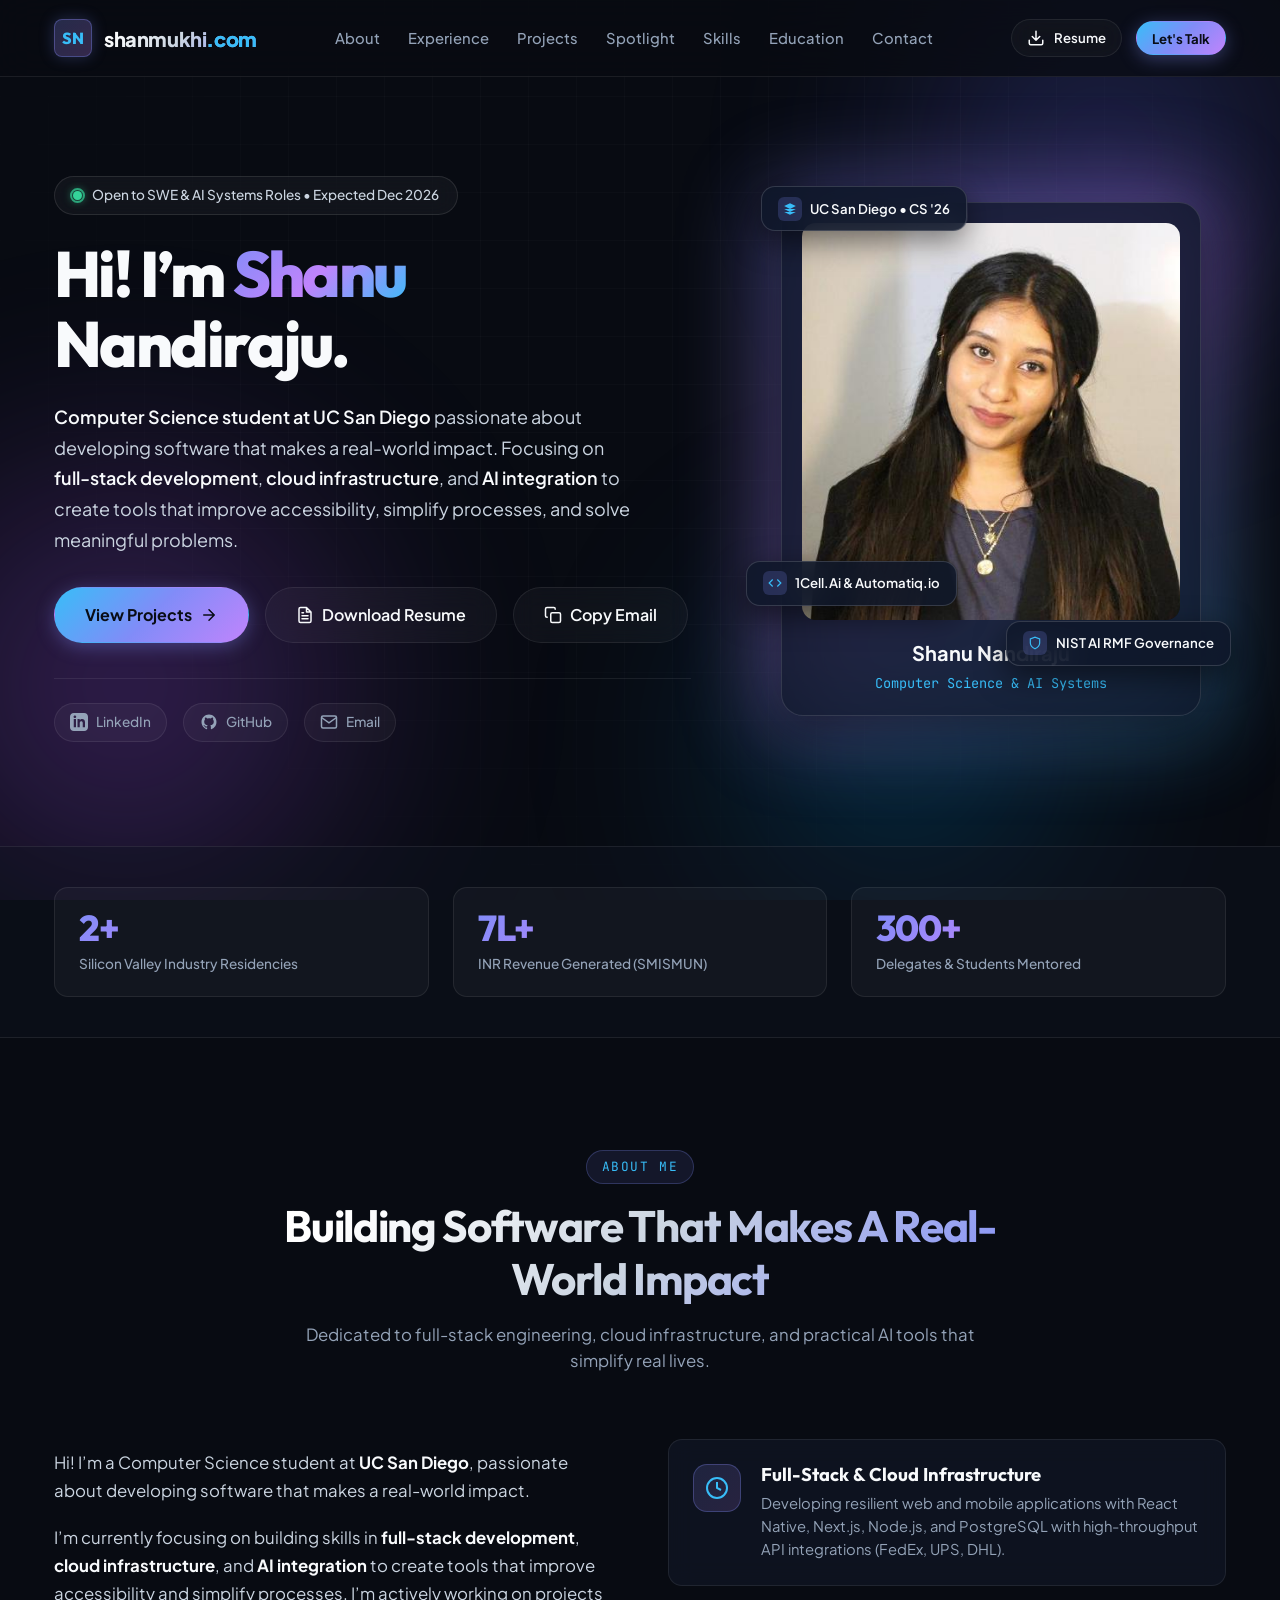
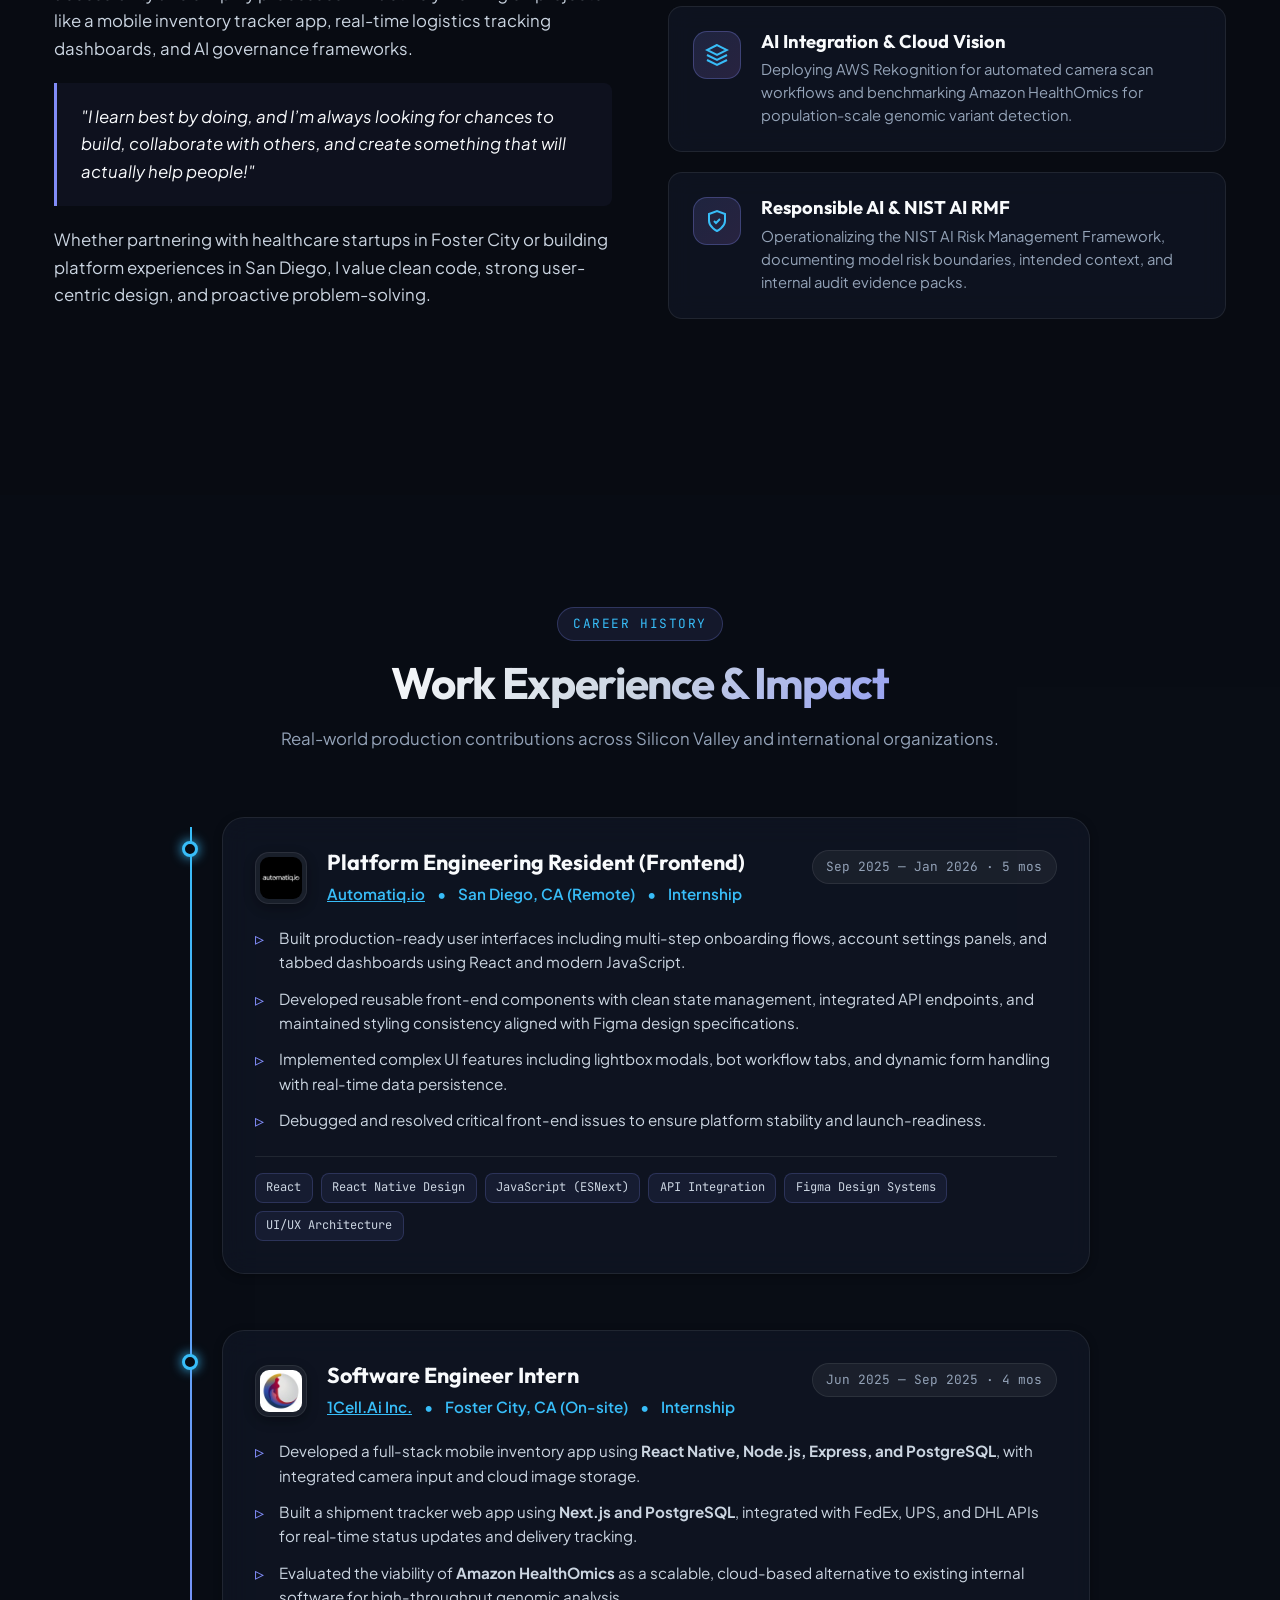
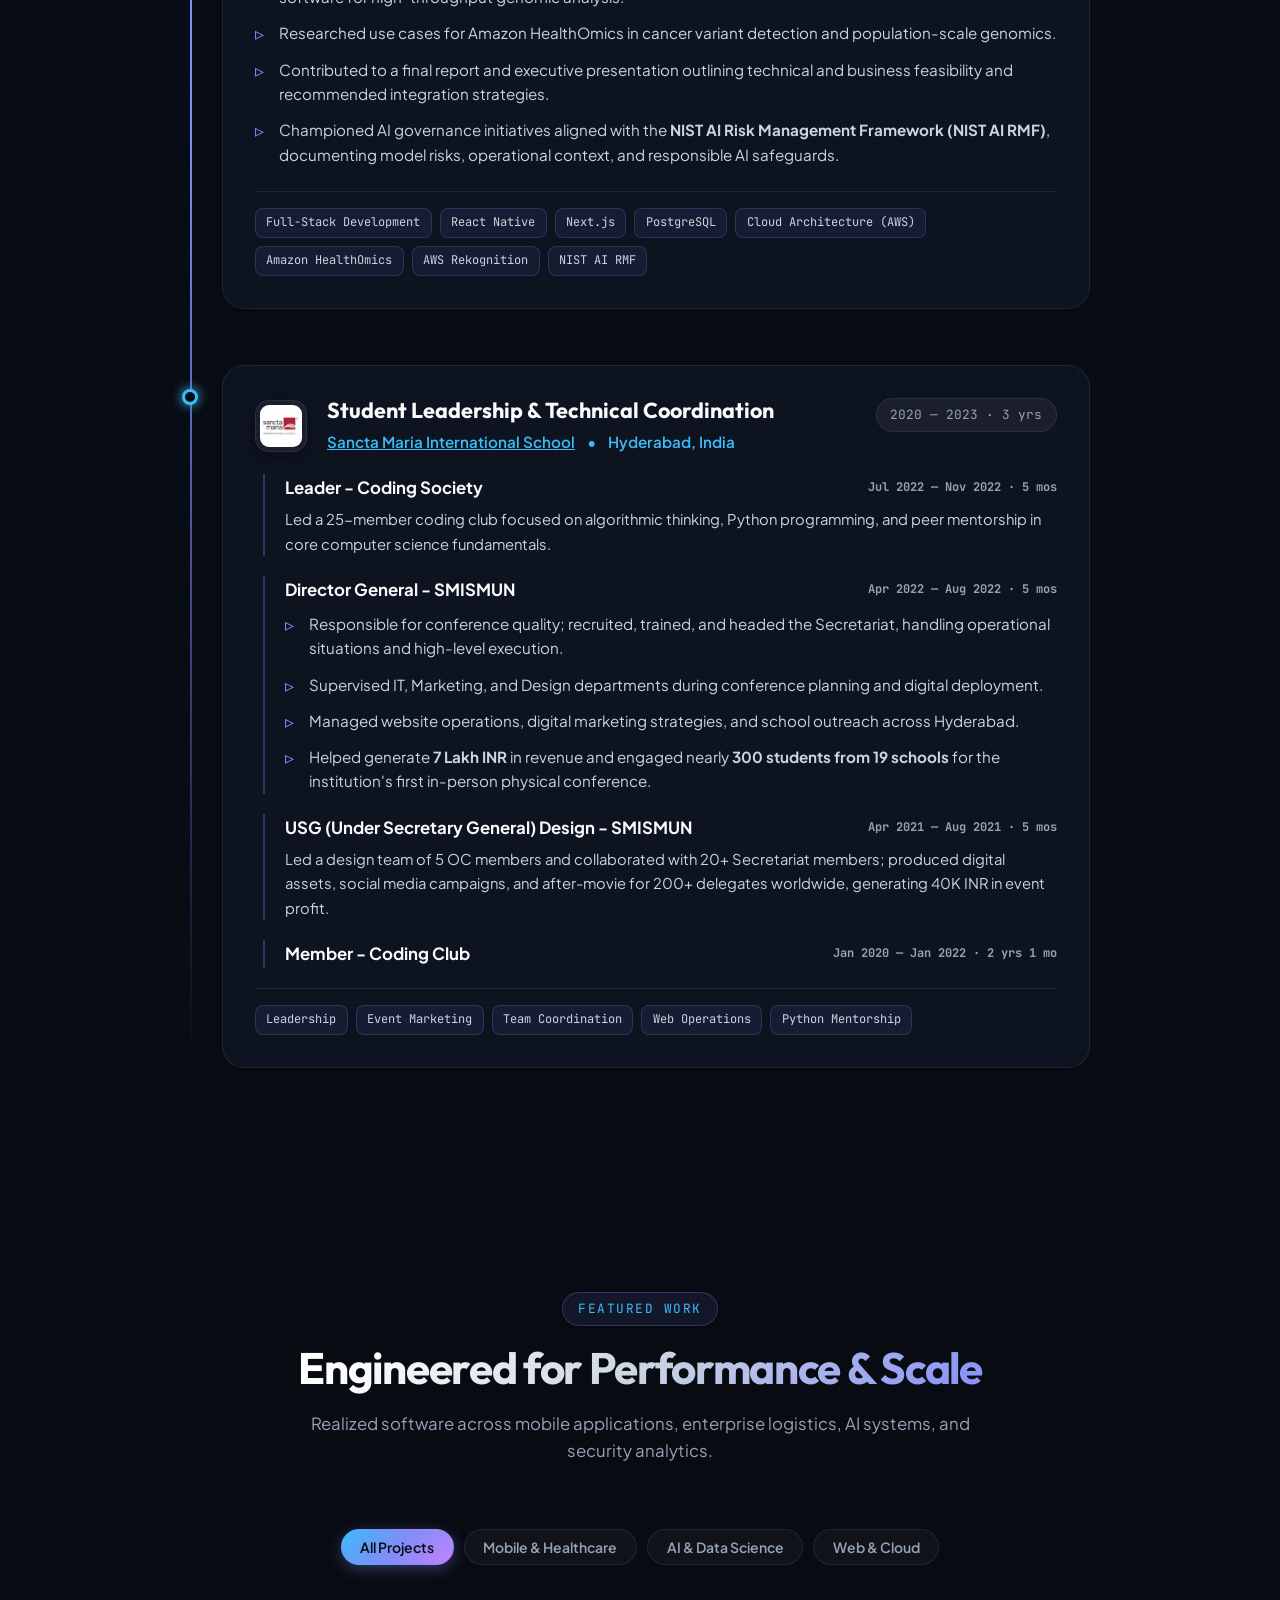
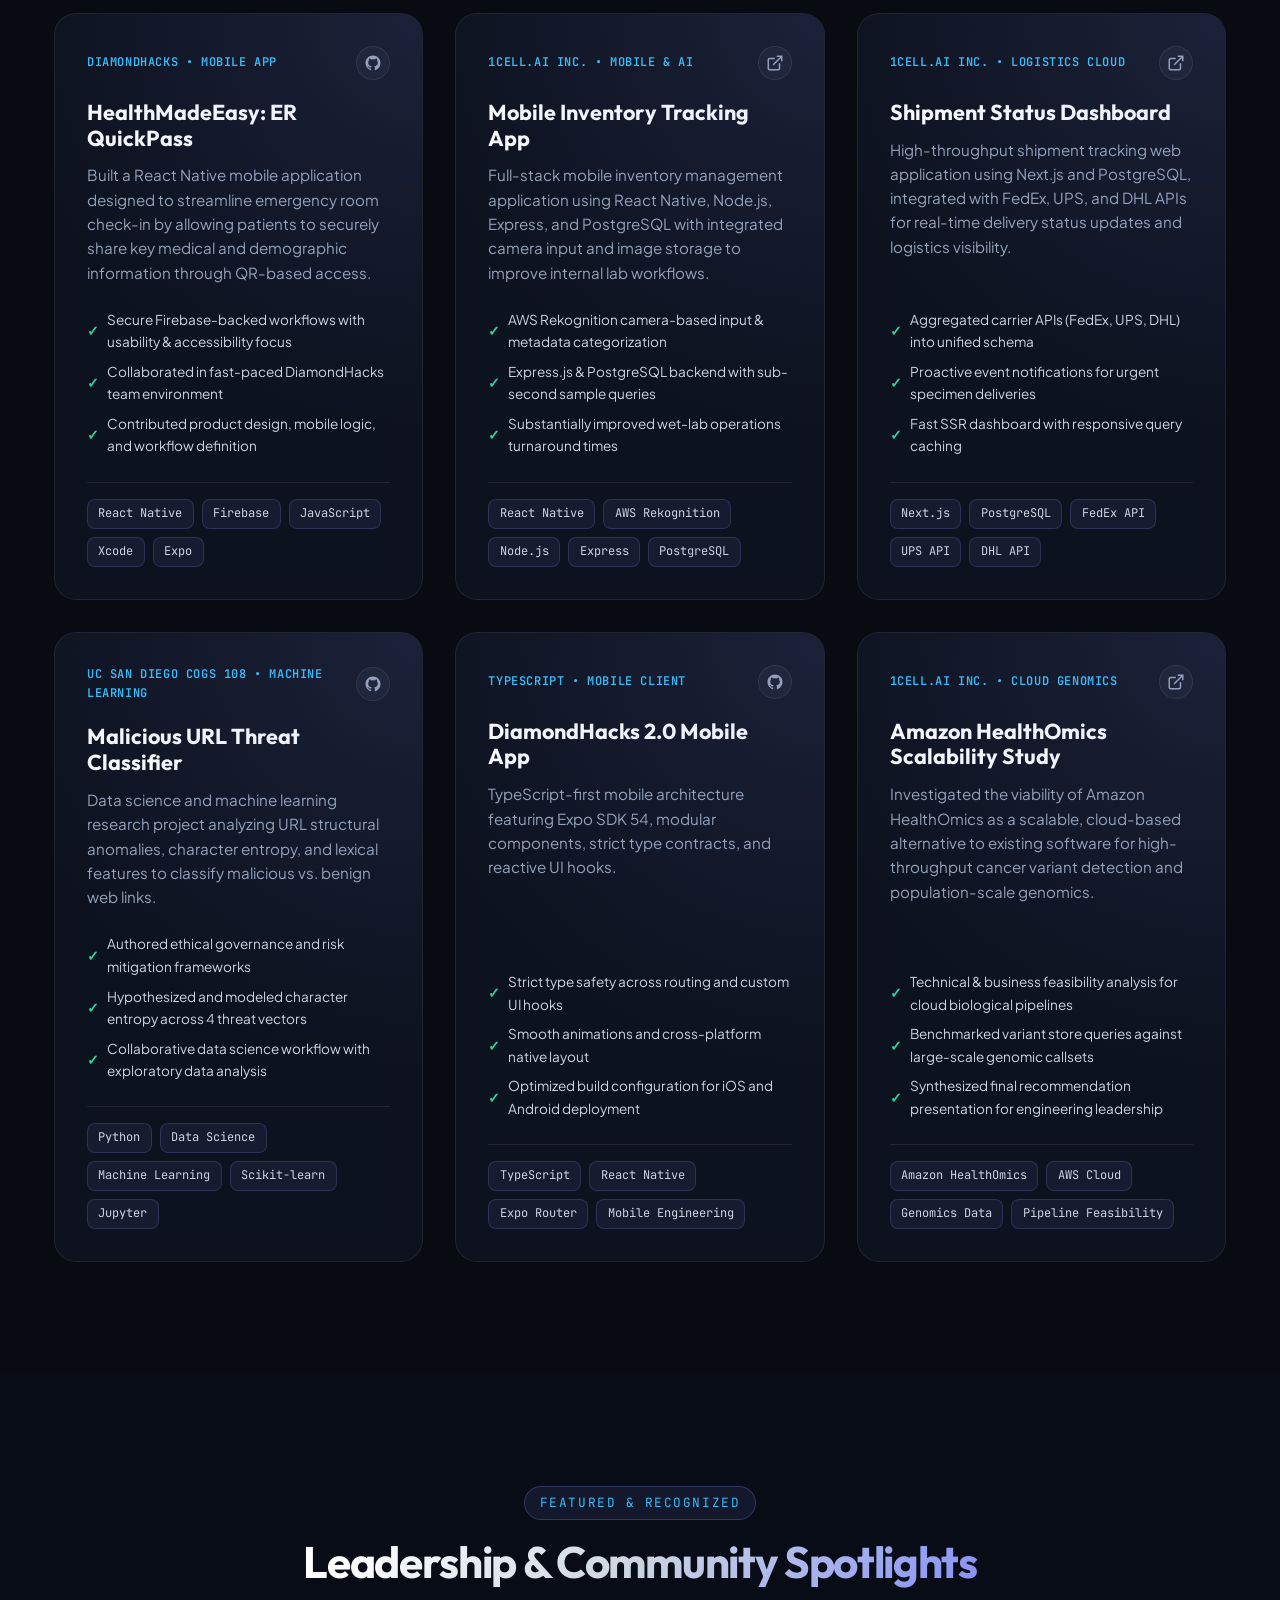
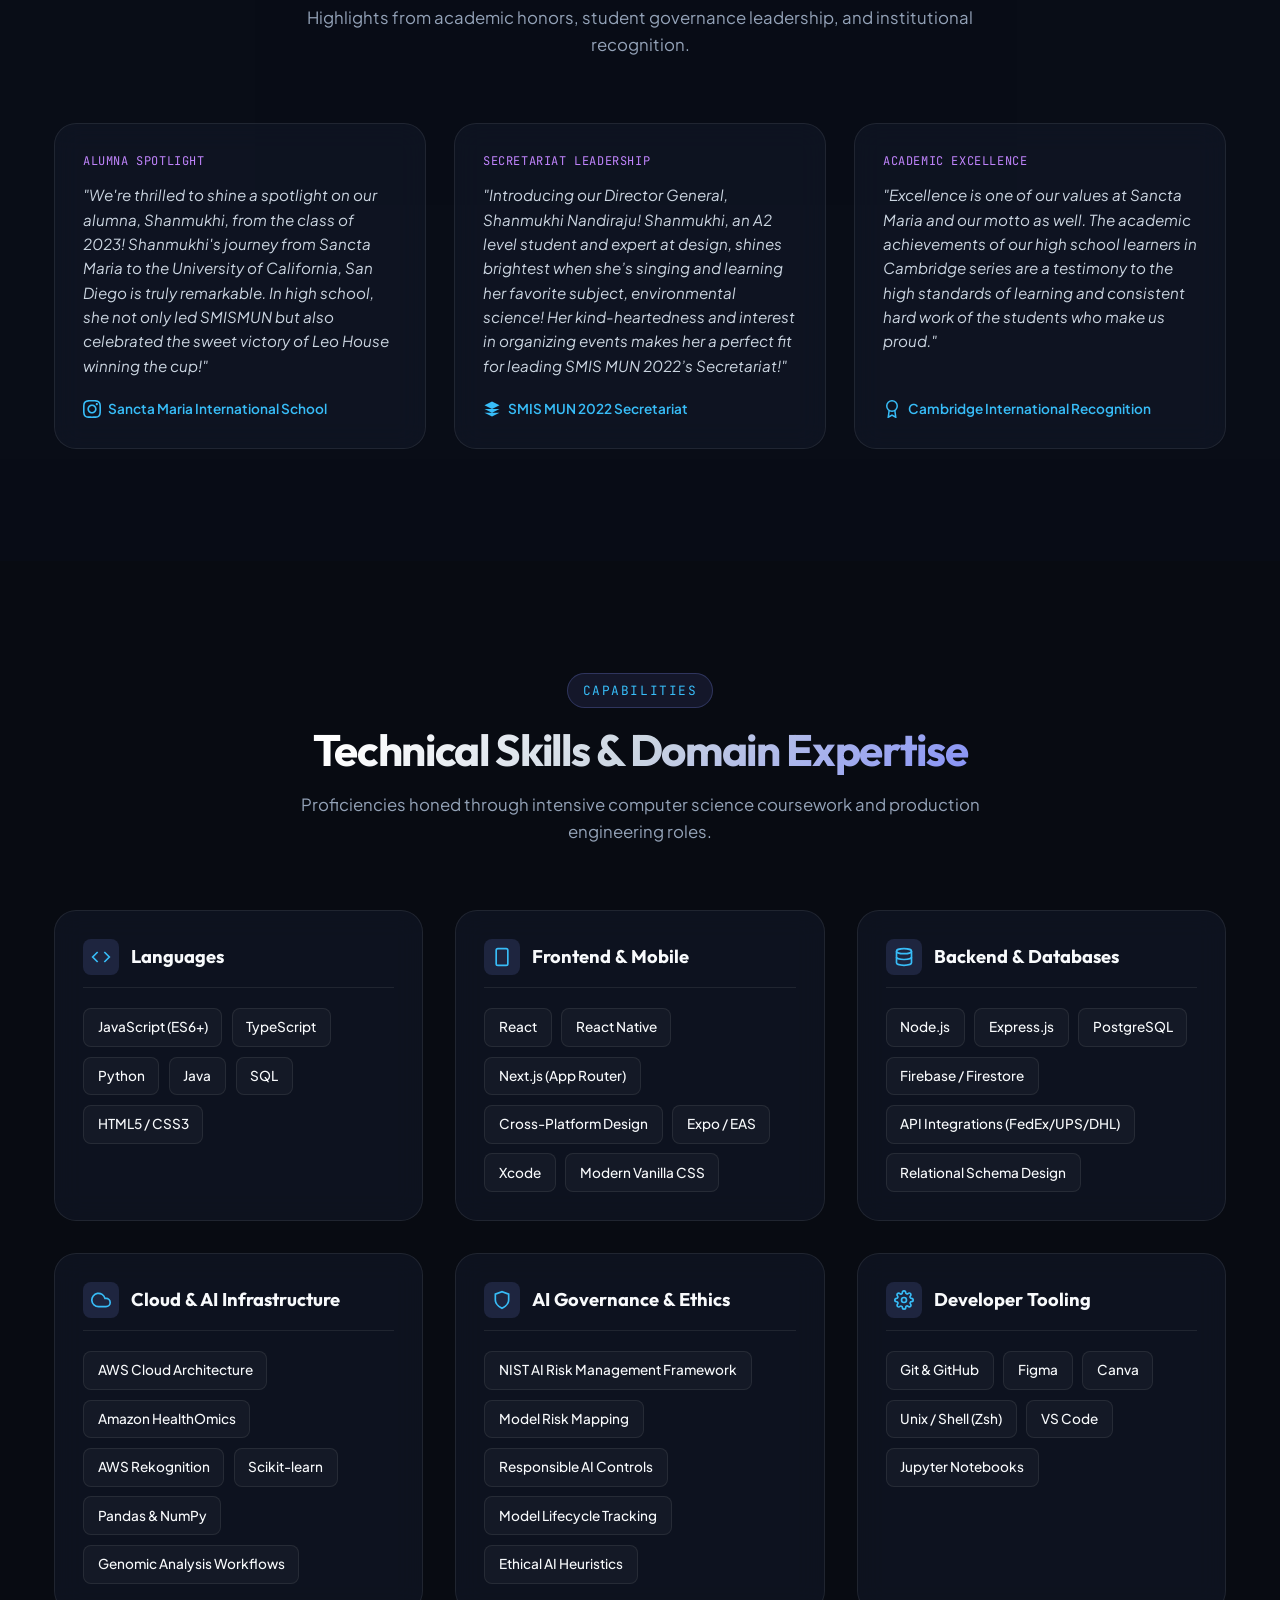
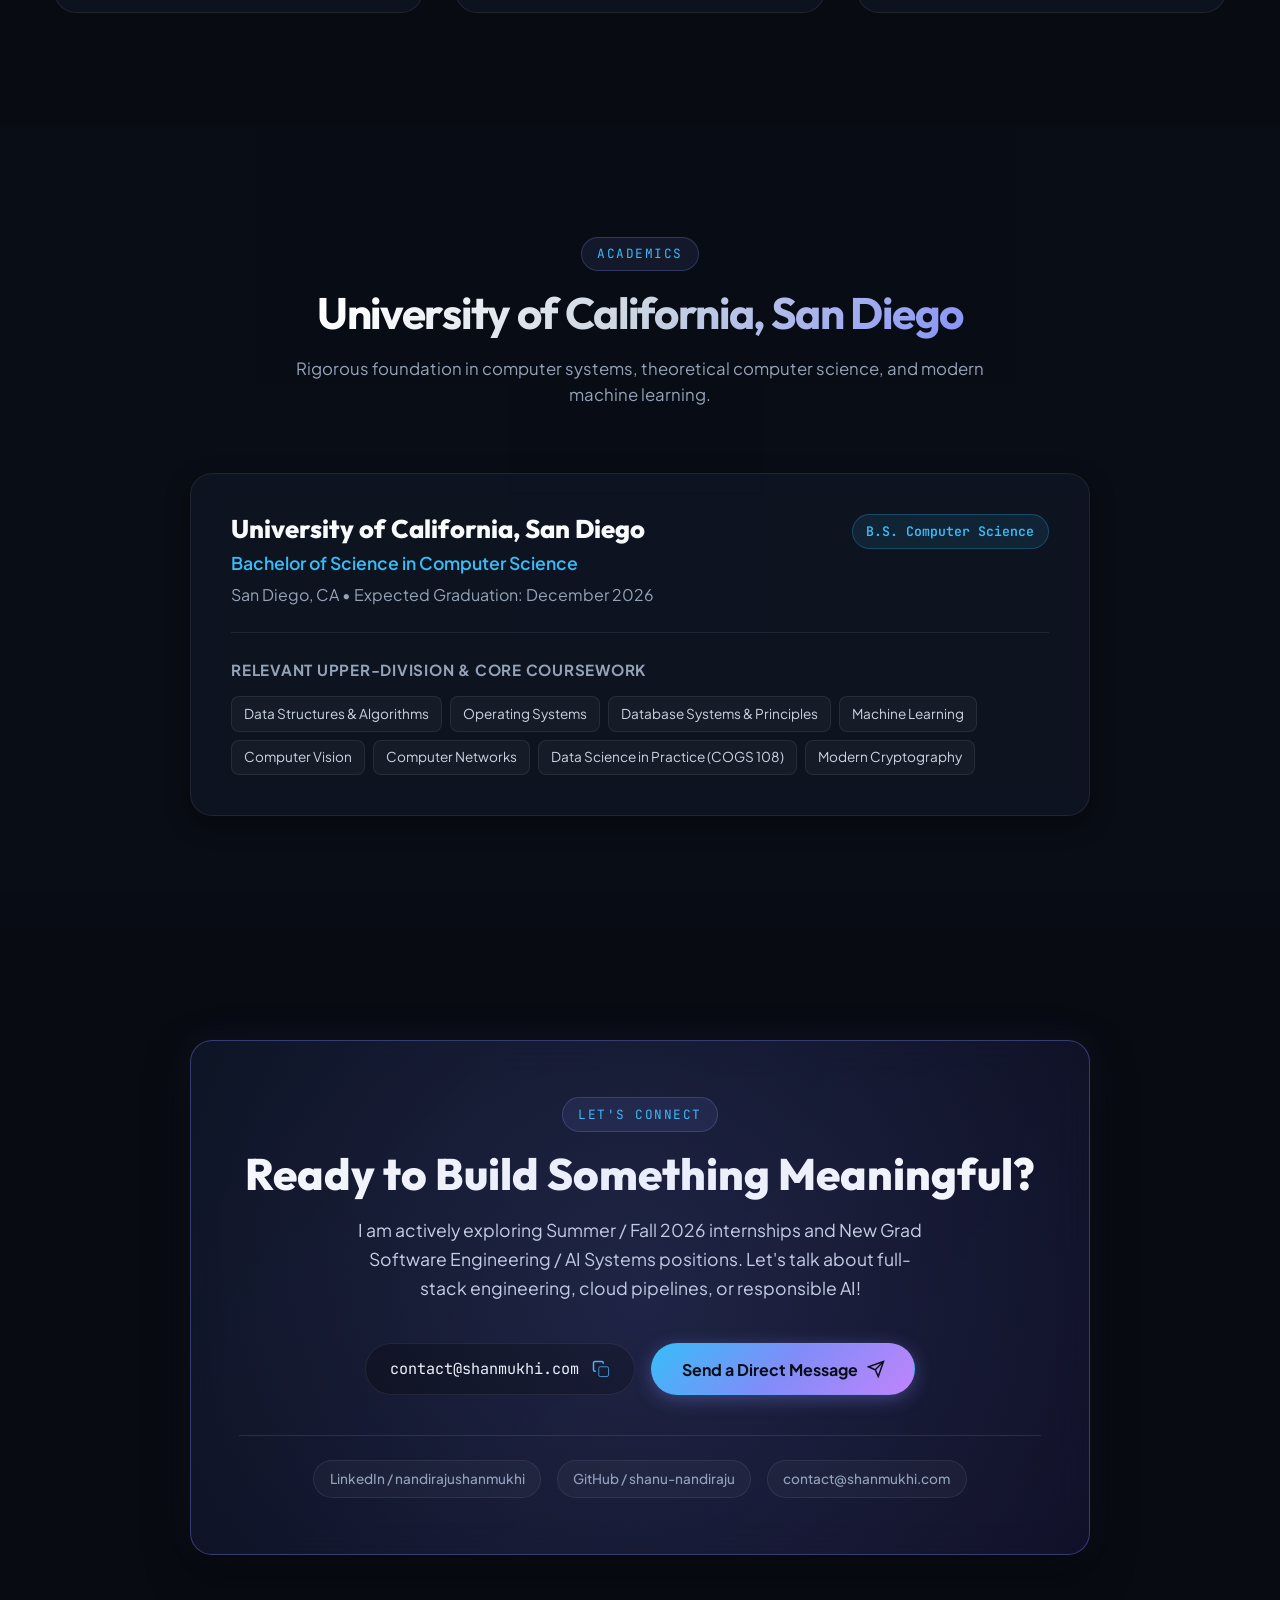
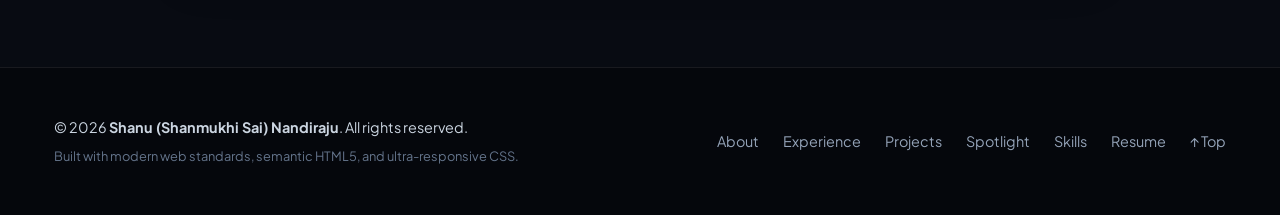
<file: index.html>
<!DOCTYPE html>
<html lang="en">
<head>
  <meta charset="UTF-8">
  <meta name="viewport" content="width=device-width, initial-scale=1.0">
  <meta http-equiv="X-UA-Compatible" content="IE=edge">

  <!-- Primary SEO Meta Tags -->
  <title>Shanu Nandiraju | Computer Science &amp; AI Systems | UC San Diego</title>
  <meta name="title" content="Shanu Nandiraju | Computer Science &amp; AI Systems | UC San Diego">
  <meta name="description" content="Portfolio of Shanu (Shanmukhi Sai) Nandiraju — Computer Science at UC San Diego (UCSD). Software Engineering Intern at 1Cell.Ai &amp; Platform Resident at Automatiq.io. Full-stack development, cloud architecture, and AI systems.">
  <meta name="keywords" content="Shanu Nandiraju, Shanmukhi Nandiraju, Shanmukhi Sai Nandiraju, UCSD Computer Science, UC San Diego, 1Cell.Ai, Automatiq.io, Software Engineer Intern, Platform Engineering, React Native, Next.js, Amazon HealthOmics, NIST AI RMF, San Diego, Foster City">
  <meta name="author" content="Shanu (Shanmukhi Sai) Nandiraju">
  <meta name="robots" content="index, follow">
  <meta name="google-site-verification" content="7Q5xJWXL1MHYCyn-iXEq6cBacqfxNx5XNZxsTqSC1cg">
  <meta name="theme-color" content="#080b12">
  <link rel="canonical" href="https://shanmukhi.com/">

  <!-- Open Graph / Facebook / LinkedIn -->
  <meta property="og:type" content="website">
  <meta property="og:url" content="https://shanmukhi.com/">
  <meta property="og:title" content="Shanu Nandiraju | Computer Science &amp; AI Systems | UC San Diego">
  <meta property="og:description" content="Hi! I’m a Computer Science student at UC San Diego, passionate about developing software that makes a real-world impact. Full-stack development, cloud infrastructure, and AI integration.">
  <meta property="og:image" content="https://shanmukhi.com/assets/images/shanu-github-avatar.png">
  <meta property="og:image:width" content="460">
  <meta property="og:image:height" content="460">
  <meta property="og:image:alt" content="Shanu Nandiraju headshot portrait">
  <meta property="og:site_name" content="Shanu Nandiraju Portfolio">
  <meta property="og:locale" content="en_US">

  <!-- Twitter / X -->
  <meta name="twitter:card" content="summary_large_image">
  <meta name="twitter:url" content="https://shanmukhi.com/">
  <meta name="twitter:title" content="Shanu Nandiraju | Computer Science &amp; AI Systems">
  <meta name="twitter:description" content="Computer Science undergraduate at UC San Diego. Experience with 1Cell.Ai, Automatiq.io, React Native, Next.js, and cloud AI infrastructure.">
  <meta name="twitter:image" content="https://shanmukhi.com/assets/images/shanu-github-avatar.png">

  <!-- Favicons & App Icons -->
  <link rel="icon" type="image/svg+xml" href="assets/images/favicon.svg">
  <link rel="icon" type="image/png" sizes="128x128" href="assets/images/nsri-128x128-99.png">
  <link rel="apple-touch-icon" href="assets/images/shanu-github-avatar.png">
  <link rel="manifest" href="site.webmanifest">

  <!-- LCP Image Preload — must be before font fetches to win critical-path race -->
  <link rel="preload" as="image" href="assets/images/shanu-github-avatar.png" fetchpriority="high">

  <!-- Typography: Google Fonts Preconnect -->
  <link rel="preconnect" href="https://fonts.googleapis.com">
  <link rel="preconnect" href="https://fonts.gstatic.com" crossorigin>
  <link href="https://fonts.googleapis.com/css2?family=JetBrains+Mono:wght@400;500;600&family=Outfit:wght@400;500;600;700;800&family=Plus+Jakarta+Sans:wght@400;500;600;700&display=swap" rel="stylesheet">

  <!-- Custom Design System Stylesheet -->
  <link rel="stylesheet" href="assets/css/style.css">

  <!-- JSON-LD Structured Data for Search Engines -->
  <script type="application/ld+json">
  {
    "@context": "https://schema.org",
    "@type": "Person",
    "name": "Shanmukhi Sai Nandiraju",
    "alternateName": ["Shanu Nandiraju", "Shanmukhi Nandiraju"],
    "url": "https://shanmukhi.com",
    "dateModified": "2026-10-24",
    "image": {
      "@type": "ImageObject",
      "url": "https://shanmukhi.com/assets/images/shanu-github-avatar.png",
      "width": 460,
      "height": 460
    },
    "jobTitle": "Software Engineer & AI Systems Developer",
    "email": "contact@shanmukhi.com",
    "gender": "Female",
    "affiliation": {
      "@type": "CollegeOrUniversity",
      "name": "University of California, San Diego",
      "sameAs": "https://ucsd.edu"
    },
    "alumniOf": {
      "@type": "EducationalOrganization",
      "name": "Sancta Maria International School, Hyderabad"
    },
    "worksFor": [
      {
        "@type": "Organization",
        "name": "Automatiq.io",
        "sameAs": "https://www.linkedin.com/company/105912546/"
      },
      {
        "@type": "Organization",
        "name": "1Cell.Ai Inc.",
        "sameAs": "https://www.linkedin.com/company/81470229/"
      }
    ],
    "address": {
      "@type": "PostalAddress",
      "addressLocality": "La Jolla",
      "addressRegion": "CA",
      "addressCountry": "USA"
    },
    "sameAs": [
      "https://www.linkedin.com/in/nandirajushanmukhi/",
      "https://github.com/shanu-nandiraju"
    ],
    "knowsAbout": [
      "Computer Science",
      "Full-Stack Development",
      "Cloud Infrastructure",
      "AI Systems",
      "NIST AI Risk Management Framework",
      "React",
      "React Native",
      "Next.js",
      "Node.js",
      "Express",
      "PostgreSQL",
      "AWS Rekognition",
      "Amazon HealthOmics",
      "API Integrations"
    ]
  }
  </script>

  <!-- Google tag (gtag.js) -->
  <script async src="https://www.googletagmanager.com/gtag/js?id=G-X5SK4Y0D1M"></script>
  <script>
    window.dataLayer = window.dataLayer || [];
    function gtag(){dataLayer.push(arguments);}
    gtag('js', new Date());
    gtag('config', 'G-X5SK4Y0D1M');
  </script>
</head>
<body>

  <!-- Ambient Dynamic Background Glows -->
  <div class="ambient-background" aria-hidden="true">
    <div class="ambient-orb ambient-orb-1"></div>
    <div class="ambient-orb ambient-orb-2"></div>
    <div class="ambient-orb ambient-orb-3"></div>
    <div class="grid-overlay"></div>
  </div>

  <!-- Top Scroll Anchor Target -->
  <div id="top" class="scroll-top-target" aria-hidden="true"></div>

  <!-- Header / Navigation Bar -->
  <header class="site-header" id="site-header">
    <div class="container">
      <nav class="nav-wrap" aria-label="Main navigation">
        <a href="#top" class="nav-brand" aria-label="Shanu Nandiraju Home">
          <span class="brand-badge">SN</span>
          <span class="brand-text">shanmukhi<span class="brand-dot">.com</span></span>
        </a>

        <!-- Desktop Navigation Links -->
        <ul class="nav-links" id="nav-links">
          <li><a href="#about" class="nav-link">About</a></li>
          <li><a href="#experience" class="nav-link">Experience</a></li>
          <li><a href="#projects" class="nav-link">Projects</a></li>
          <li><a href="#spotlight" class="nav-link">Spotlight</a></li>
          <li><a href="#skills" class="nav-link">Skills</a></li>
          <li><a href="#education" class="nav-link">Education</a></li>
          <li><a href="#contact" class="nav-link">Contact</a></li>
        </ul>

        <!-- Action CTAs -->
        <div class="nav-actions">
          <a href="assets/Shanmukhi_Sai_Nandiraju_Resume.pdf" class="btn btn-secondary btn-sm" target="_blank" rel="noopener noreferrer" title="Download Updated Resume PDF">
            <svg class="btn-icon" viewBox="0 0 24 24" fill="none" stroke="currentColor">
              <path d="M21 15v4a2 2 0 0 1-2 2H5a2 2 0 0 1-2-2v-4M7 10l5 5 5-5M12 15V3" stroke-linecap="round" stroke-linejoin="round"/>
            </svg>
            Resume
          </a>
          <button type="button" class="btn btn-primary btn-sm" data-open-contact aria-label="Open contact modal">
            Let's Talk
          </button>
          <button type="button" class="mobile-toggle" id="mobile-nav-toggle" aria-label="Toggle navigation menu" aria-expanded="false" aria-controls="nav-links">
            <svg width="22" height="22" viewBox="0 0 24 24" fill="none" stroke="currentColor">
              <path d="M4 6h16M4 12h16M4 18h16" stroke-width="2" stroke-linecap="round"/>
            </svg>
          </button>
        </div>
      </nav>
    </div>
  </header>

  <main id="main-content">

    <!-- Hero Section -->
    <section class="hero" id="hero" aria-label="Introduction">
      <div class="container">
        <div class="hero-grid">
          
          <!-- Hero Left Column: Narrative -->
          <div class="hero-content">
            <div class="hero-badge-wrap">
              <div class="hero-status-pill">
                <span class="pulse-dot"></span>
                <span>Open to SWE &amp; AI Systems Roles • Expected Dec 2026</span>
              </div>
            </div>

            <h1 class="hero-title">
              Hi! I’m <span class="text-gradient">Shanu</span><br>
              Nandiraju.
            </h1>

            <p class="hero-description">
              <strong>Computer Science student at UC San Diego</strong> passionate about developing software that makes a real-world impact. Focusing on <strong>full-stack development</strong>, <strong>cloud infrastructure</strong>, and <strong>AI integration</strong> to create tools that improve accessibility, simplify processes, and solve meaningful problems.
            </p>

            <div class="hero-actions">
              <a href="#projects" class="btn btn-primary btn-lg">
                View Projects
                <svg class="btn-icon" viewBox="0 0 24 24" fill="none" stroke="currentColor">
                  <path d="M5 12h14M12 5l7 7-7 7" stroke-linecap="round" stroke-linejoin="round"/>
                </svg>
              </a>
              <a href="assets/Shanmukhi_Sai_Nandiraju_Resume.pdf" class="btn btn-secondary btn-lg" target="_blank" rel="noopener noreferrer">
                <svg class="btn-icon" viewBox="0 0 24 24" fill="none" stroke="currentColor">
                  <path d="M14 2H6a2 2 0 0 0-2 2v16a2 2 0 0 0 2 2h12a2 2 0 0 0 2-2V8zM14 2v6h6M16 13H8M16 17H8M10 9H8" stroke-linecap="round" stroke-linejoin="round"/>
                </svg>
                Download Resume
              </a>
              <button type="button" class="btn btn-secondary btn-lg" data-copy-email title="Copy email address">
                <svg class="btn-icon" viewBox="0 0 24 24" fill="none" stroke="currentColor">
                  <rect x="9" y="9" width="13" height="13" rx="2" ry="2"/>
                  <path d="M5 15H4a2 2 0 0 1-2-2V4a2 2 0 0 1 2-2h9a2 2 0 0 1 2 2v1"/>
                </svg>
                Copy Email
              </button>
            </div>

            <div class="hero-socials">
              <a href="https://www.linkedin.com/in/nandirajushanmukhi/" target="_blank" rel="noopener noreferrer" class="social-pill" aria-label="LinkedIn Profile">
                <svg width="18" height="18" viewBox="0 0 24 24" fill="currentColor">
                  <path d="M19 0h-14c-2.761 0-5 2.239-5 5v14c0 2.761 2.239 5 5 5h14c2.762 0 5-2.239 5-5v-14c0-2.761-2.238-5-5-5zm-11 19h-3v-11h3v11zm-1.5-12.268c-.966 0-1.75-.79-1.75-1.764s.784-1.764 1.75-1.764 1.75.79 1.75 1.764-.783 1.764-1.75 1.764zm13.5 12.268h-3v-5.604c0-3.368-4-3.113-4 0v5.604h-3v-11h3v1.765c1.396-2.586 7-2.777 7 2.476v6.759z"/>
                </svg>
                <span>LinkedIn</span>
              </a>

              <a href="https://github.com/shanu-nandiraju" target="_blank" rel="noopener noreferrer" class="social-pill" aria-label="GitHub Profile">
                <svg width="18" height="18" viewBox="0 0 24 24" fill="currentColor">
                  <path fill-rule="evenodd" clip-rule="evenodd" d="M12 2C6.477 2 2 6.484 2 12.017c0 4.425 2.865 8.18 6.839 9.504.5.092.682-.217.682-.483 0-.237-.008-.868-.013-1.703-2.782.605-3.369-1.343-3.369-1.343-.454-1.158-1.11-1.466-1.11-1.466-.908-.62.069-.608.069-.608 1.003.07 1.53 1.032 1.53 1.032.892 1.53 2.341 1.088 2.91.832.092-.647.35-1.088.636-1.338-2.22-.253-4.555-1.113-4.555-4.951 0-1.093.39-1.988 1.029-2.688-.103-.253-.446-1.272.098-2.65 0 0 .84-.27 2.75 1.026A9.564 9.564 0 0112 6.844c.85.004 1.705.115 2.504.337 1.909-1.296 2.747-1.027 2.747-1.027.546 1.379.202 2.398.1 2.651.64.7 1.028 1.595 1.028 2.688 0 3.848-2.339 4.695-4.566 4.943.359.309.678.92.678 1.855 0 1.338-.012 2.419-.012 2.747 0 .268.18.58.688.482A10.019 10.019 0 0022 12.017C22 6.484 17.522 2 12 2z"/>
                </svg>
                <span>GitHub</span>
              </a>

              <a href="mailto:contact@shanmukhi.com" class="social-pill" aria-label="Send direct email">
                <svg width="18" height="18" viewBox="0 0 24 24" fill="none" stroke="currentColor">
                  <path d="M4 4h16c1.1 0 2 .9 2 2v12c0 1.1-.9 2-2 2H4c-1.1 0-2-.9-2-2V6c0-1.1.9-2 2-2z" stroke-width="2"/>
                  <polyline points="22,6 12,13 2,6" stroke-width="2"/>
                </svg>
                <span>Email</span>
              </a>
            </div>
          </div>

          <!-- Hero Right Column: Avatar Visual -->
          <div class="hero-visual">
            <div class="avatar-card-container">
              <div class="avatar-glow"></div>

              <!-- Floating Chip: Top Left -->
              <div class="floating-chip chip-top-left">
                <div class="chip-icon">
                  <svg width="14" height="14" viewBox="0 0 24 24" fill="currentColor">
                    <path d="M12 2L2 7l10 5 10-5-10-5zM2 17l10 5 10-5M2 12l10 5 10-5"/>
                  </svg>
                </div>
                <span>UC San Diego • CS '26</span>
              </div>

              <!-- Floating Chip: Bottom Right -->
              <div class="floating-chip chip-bottom-right">
                <div class="chip-icon">
                  <svg width="14" height="14" viewBox="0 0 24 24" fill="none" stroke="currentColor">
                    <path d="M12 22s8-4 8-10V5l-8-3-8 3v7c0 6 8 10 8 10z" stroke-width="2"/>
                  </svg>
                </div>
                <span>NIST AI RMF Governance</span>
              </div>

              <!-- Main Avatar Frame (LCP candidate with fetchpriority=high) -->
              <div class="avatar-card">
                <div class="avatar-image-frame">
                  <img src="assets/images/shanu-github-avatar.png"
                       alt="Shanu (Shanmukhi Sai) Nandiraju headshot portrait"
                       fetchpriority="high"
                       decoding="async"
                       width="460"
                       height="460">
                </div>
                <div class="avatar-meta">
                  <div class="avatar-name">Shanu Nandiraju</div>
                  <div class="avatar-sub">Computer Science &amp; AI Systems</div>
                </div>
              </div>

              <!-- Floating Chip: Bottom Left -->
              <div class="floating-chip chip-bottom-left">
                <div class="chip-icon">
                  <svg width="14" height="14" viewBox="0 0 24 24" fill="none" stroke="currentColor">
                    <polyline points="16 18 22 12 16 6" stroke-width="2"/>
                    <polyline points="8 6 2 12 8 18" stroke-width="2"/>
                  </svg>
                </div>
                <span>1Cell.Ai &amp; Automatiq.io</span>
              </div>

            </div>
          </div>

        </div>
      </div>
    </section>

    <!-- Key Metrics & Highlights Bar -->
    <section class="stats-section" aria-label="Key Achievements">
      <div class="container">
        <div class="stats-grid">
          <div class="stat-card">
            <div class="stat-number" data-target="2" data-suffix="+">2+</div>
            <div class="stat-label">Silicon Valley Industry Residencies</div>
          </div>

          <div class="stat-card">
            <div class="stat-number" data-target="7" data-suffix="L+">7L+</div>
            <div class="stat-label">INR Revenue Generated (SMISMUN)</div>
          </div>

          <div class="stat-card">
            <div class="stat-number" data-target="300" data-suffix="+">300+</div>
            <div class="stat-label">Delegates &amp; Students Mentored</div>
          </div>
        </div>
      </div>
    </section>

    <!-- About Section -->
    <section class="section" id="about">
      <div class="container">
        <div class="section-header">
          <span class="section-tag">About Me</span>
          <h2 class="section-title">Building Software That Makes A Real-World Impact</h2>
          <p class="section-subtitle">Dedicated to full-stack engineering, cloud infrastructure, and practical AI tools that simplify real lives.</p>
        </div>

        <div class="about-grid">
          <div class="about-narrative">
            <p>
              Hi! I’m a Computer Science student at <strong>UC San Diego</strong>, passionate about developing software that makes a real-world impact.
            </p>
            <p>
              I’m currently focusing on building skills in <strong>full-stack development</strong>, <strong>cloud infrastructure</strong>, and <strong>AI integration</strong> to create tools that improve accessibility and simplify processes. I’m actively working on projects like a mobile inventory tracker app, real-time logistics tracking dashboards, and AI governance frameworks.
            </p>
            <div class="about-callout">
              "I learn best by doing, and I’m always looking for chances to build, collaborate with others, and create something that will actually help people!"
            </div>
            <p>
              Whether partnering with healthcare startups in Foster City or building platform experiences in San Diego, I value clean code, strong user-centric design, and proactive problem-solving.
            </p>
          </div>

          <!-- 3 Architectural Pillars -->
          <div class="about-pillars">
            <div class="pillar-card">
              <div class="pillar-icon">
                <svg width="24" height="24" viewBox="0 0 24 24" fill="none" stroke="currentColor">
                  <path d="M12 2a10 10 0 0 1 10 10c0 5.523-4.477 10-10 10S2 17.523 2 12 6.477 2 12 2z" stroke-width="2"/>
                  <path d="M12 6v6l4 2" stroke-width="2"/>
                </svg>
              </div>
              <div class="pillar-content">
                <h3>Full-Stack &amp; Cloud Infrastructure</h3>
                <p>Developing resilient web and mobile applications with React Native, Next.js, Node.js, and PostgreSQL with high-throughput API integrations (FedEx, UPS, DHL).</p>
              </div>
            </div>

            <div class="pillar-card">
              <div class="pillar-icon">
                <svg width="24" height="24" viewBox="0 0 24 24" fill="none" stroke="currentColor">
                  <polygon points="12 2 2 7 12 12 22 7 12 2" stroke-width="2"/>
                  <polyline points="2 17 12 22 22 17" stroke-width="2"/>
                  <polyline points="2 12 12 17 22 12" stroke-width="2"/>
                </svg>
              </div>
              <div class="pillar-content">
                <h3>AI Integration &amp; Cloud Vision</h3>
                <p>Deploying AWS Rekognition for automated camera scan workflows and benchmarking Amazon HealthOmics for population-scale genomic variant detection.</p>
              </div>
            </div>

            <div class="pillar-card">
              <div class="pillar-icon">
                <svg width="24" height="24" viewBox="0 0 24 24" fill="none" stroke="currentColor">
                  <path d="M12 22s8-4 8-10V5l-8-3-8 3v7c0 6 8 10 8 10z" stroke-width="2"/>
                  <polyline points="9 12 11 14 15 10" stroke-width="2"/>
                </svg>
              </div>
              <div class="pillar-content">
                <h3>Responsible AI &amp; NIST AI RMF</h3>
                <p>Operationalizing the NIST AI Risk Management Framework, documenting model risk boundaries, intended context, and internal audit evidence packs.</p>
              </div>
            </div>
          </div>
        </div>
      </div>
    </section>

    <!-- Experience Timeline Section -->
    <section class="section" id="experience" style="background: rgba(10, 15, 26, 0.4);">
      <div class="container">
        <div class="section-header">
          <span class="section-tag">Career History</span>
          <h2 class="section-title">Work Experience &amp; Impact</h2>
          <p class="section-subtitle">Real-world production contributions across Silicon Valley and international organizations.</p>
        </div>

        <div class="timeline">
          
          <!-- Experience Item 1: Automatiq.io -->
          <article class="timeline-item">
            <div class="timeline-marker" aria-hidden="true"></div>
            <div class="experience-card">
              <header class="exp-header">
                <div class="exp-role-row">
                  <img src="assets/images/automatiq-logo.png" alt="Automatiq.io company logo" class="exp-company-logo" loading="lazy" width="52" height="52">
                  <div class="exp-company-role">
                    <h3 class="exp-role">Platform Engineering Resident (Frontend)</h3>
                    <div class="exp-company-meta">
                      <a href="https://www.linkedin.com/company/105912546/" target="_blank" rel="noopener noreferrer" style="color: var(--accent-cyan); text-decoration: underline;">Automatiq.io</a>
                      <span>•</span>
                      <span>San Diego, CA (Remote)</span>
                      <span>•</span>
                      <span>Internship</span>
                    </div>
                  </div>
                </div>
                <time class="exp-badge-date" datetime="2025-09/2026-01">Sep 2025 — Jan 2026 · 5 mos</time>
              </header>

              <ul class="exp-bullets">
                <li>Built production-ready user interfaces including multi-step onboarding flows, account settings panels, and tabbed dashboards using React and modern JavaScript.</li>
                <li>Developed reusable front-end components with clean state management, integrated API endpoints, and maintained styling consistency aligned with Figma design specifications.</li>
                <li>Implemented complex UI features including lightbox modals, bot workflow tabs, and dynamic form handling with real-time data persistence.</li>
                <li>Debugged and resolved critical front-end issues to ensure platform stability and launch-readiness.</li>
              </ul>

              <div class="tech-tag-row">
                <span class="tech-tag">React</span>
                <span class="tech-tag">React Native Design</span>
                <span class="tech-tag">JavaScript (ESNext)</span>
                <span class="tech-tag">API Integration</span>
                <span class="tech-tag">Figma Design Systems</span>
                <span class="tech-tag">UI/UX Architecture</span>
              </div>
            </div>
          </article>

          <!-- Experience Item 2: 1Cell.Ai Inc. -->
          <article class="timeline-item">
            <div class="timeline-marker" aria-hidden="true"></div>
            <div class="experience-card">
              <header class="exp-header">
                <div class="exp-role-row">
                  <img src="assets/images/onecell-logo.png" alt="1Cell.Ai Inc. company logo" class="exp-company-logo" loading="lazy" width="52" height="52">
                  <div class="exp-company-role">
                    <h3 class="exp-role">Software Engineer Intern</h3>
                    <div class="exp-company-meta">
                      <a href="https://www.linkedin.com/company/81470229/" target="_blank" rel="noopener noreferrer" style="color: var(--accent-cyan); text-decoration: underline;">1Cell.Ai Inc.</a>
                      <span>•</span>
                      <span>Foster City, CA (On-site)</span>
                      <span>•</span>
                      <span>Internship</span>
                    </div>
                  </div>
                </div>
                <time class="exp-badge-date" datetime="2025-06/2025-09">Jun 2025 — Sep 2025 · 4 mos</time>
              </header>

              <ul class="exp-bullets">
                <li>Developed a full-stack mobile inventory app using <strong>React Native, Node.js, Express, and PostgreSQL</strong>, with integrated camera input and cloud image storage.</li>
                <li>Built a shipment tracker web app using <strong>Next.js and PostgreSQL</strong>, integrated with FedEx, UPS, and DHL APIs for real-time status updates and delivery tracking.</li>
                <li>Evaluated the viability of <strong>Amazon HealthOmics</strong> as a scalable, cloud-based alternative to existing internal software for high-throughput genomic analysis.</li>
                <li>Researched use cases for Amazon HealthOmics in cancer variant detection and population-scale genomics.</li>
                <li>Contributed to a final report and executive presentation outlining technical and business feasibility and recommended integration strategies.</li>
                <li>Championed AI governance initiatives aligned with the <strong>NIST AI Risk Management Framework (NIST AI RMF)</strong>, documenting model risks, operational context, and responsible AI safeguards.</li>
              </ul>

              <div class="tech-tag-row">
                <span class="tech-tag">Full-Stack Development</span>
                <span class="tech-tag">React Native</span>
                <span class="tech-tag">Next.js</span>
                <span class="tech-tag">PostgreSQL</span>
                <span class="tech-tag">Cloud Architecture (AWS)</span>
                <span class="tech-tag">Amazon HealthOmics</span>
                <span class="tech-tag">AWS Rekognition</span>
                <span class="tech-tag">NIST AI RMF</span>
              </div>
            </div>
          </article>

          <!-- Experience Item 3: Sancta Maria International School -->
          <article class="timeline-item">
            <div class="timeline-marker" aria-hidden="true"></div>
            <div class="experience-card">
              <header class="exp-header">
                <div class="exp-role-row">
                  <img src="assets/images/sancta-maria-logo.png" alt="Sancta Maria International School logo" class="exp-company-logo" loading="lazy" width="52" height="52">
                  <div class="exp-company-role">
                    <h3 class="exp-role">Student Leadership &amp; Technical Coordination</h3>
                    <div class="exp-company-meta">
                      <a href="https://www.linkedin.com/company/28739142/" target="_blank" rel="noopener noreferrer" style="color: var(--accent-cyan); text-decoration: underline;">Sancta Maria International School</a>
                      <span>•</span>
                      <span>Hyderabad, India</span>
                    </div>
                  </div>
                </div>
                <span class="exp-badge-date">2020 — 2023 · 3 yrs</span>
              </header>

              <div class="sub-roles-list">
                <!-- Role A -->
                <div class="sub-role-item">
                  <div class="sub-role-title">
                    <span>Leader - Coding Society</span>
                    <span class="sub-role-date">Jul 2022 — Nov 2022 · 5 mos</span>
                  </div>
                  <p style="font-size: 0.925rem; color: var(--text-secondary); margin-top: 0.35rem;">
                    Led a 25-member coding club focused on algorithmic thinking, Python programming, and peer mentorship in core computer science fundamentals.
                  </p>
                </div>

                <!-- Role B -->
                <div class="sub-role-item">
                  <div class="sub-role-title">
                    <span>Director General - SMISMUN</span>
                    <span class="sub-role-date">Apr 2022 — Aug 2022 · 5 mos</span>
                  </div>
                  <ul class="exp-bullets" style="margin-top: 0.5rem; margin-bottom: 0;">
                    <li>Responsible for conference quality; recruited, trained, and headed the Secretariat, handling operational situations and high-level execution.</li>
                    <li>Supervised IT, Marketing, and Design departments during conference planning and digital deployment.</li>
                    <li>Managed website operations, digital marketing strategies, and school outreach across Hyderabad.</li>
                    <li>Helped generate <strong>7 Lakh INR</strong> in revenue and engaged nearly <strong>300 students from 19 schools</strong> for the institution's first in-person physical conference.</li>
                  </ul>
                </div>

                <!-- Role C -->
                <div class="sub-role-item">
                  <div class="sub-role-title">
                    <span>USG (Under Secretary General) Design - SMISMUN</span>
                    <span class="sub-role-date">Apr 2021 — Aug 2021 · 5 mos</span>
                  </div>
                  <p style="font-size: 0.925rem; color: var(--text-secondary); margin-top: 0.35rem;">
                    Led a design team of 5 OC members and collaborated with 20+ Secretariat members; produced digital assets, social media campaigns, and after-movie for 200+ delegates worldwide, generating 40K INR in event profit.
                  </p>
                </div>

                <!-- Role D -->
                <div class="sub-role-item">
                  <div class="sub-role-title">
                    <span>Member - Coding Club</span>
                    <span class="sub-role-date">Jan 2020 — Jan 2022 · 2 yrs 1 mo</span>
                  </div>
                </div>
              </div>

              <div class="tech-tag-row" style="margin-top: 1.25rem;">
                <span class="tech-tag">Leadership</span>
                <span class="tech-tag">Event Marketing</span>
                <span class="tech-tag">Team Coordination</span>
                <span class="tech-tag">Web Operations</span>
                <span class="tech-tag">Python Mentorship</span>
              </div>
            </div>
          </article>

        </div>
      </div>
    </section>

    <!-- Projects Section -->
    <section class="section" id="projects">
      <div class="container">
        <div class="section-header">
          <span class="section-tag">Featured Work</span>
          <h2 class="section-title">Engineered for Performance &amp; Scale</h2>
          <p class="section-subtitle">Realized software across mobile applications, enterprise logistics, AI systems, and security analytics.</p>
        </div>

        <!-- Filter Tabs -->
        <div class="filter-tabs" role="tablist" aria-label="Project categories">
          <button type="button" class="filter-btn active" data-filter="all" role="tab" aria-selected="true">All Projects</button>
          <button type="button" class="filter-btn" data-filter="mobile" role="tab" aria-selected="false">Mobile &amp; Healthcare</button>
          <button type="button" class="filter-btn" data-filter="ai" role="tab" aria-selected="false">AI &amp; Data Science</button>
          <button type="button" class="filter-btn" data-filter="web" role="tab" aria-selected="false">Web &amp; Cloud</button>
        </div>

        <!-- Projects Grid -->
        <div class="projects-grid">
          
          <!-- Project 1: HealthMadeEasy - ER QuickPass -->
          <article class="project-card" data-category="mobile">
            <div class="project-top">
              <span class="project-type-tag">DiamondHacks • Mobile App</span>
              <div class="project-links">
                <a href="https://github.com/shanu-nandiraju" target="_blank" rel="noopener noreferrer" class="project-link-btn" title="View Source on GitHub" aria-label="GitHub Repository">
                  <svg width="18" height="18" viewBox="0 0 24 24" fill="currentColor">
                    <path fill-rule="evenodd" clip-rule="evenodd" d="M12 2C6.477 2 2 6.484 2 12.017c0 4.425 2.865 8.18 6.839 9.504.5.092.682-.217.682-.483 0-.237-.008-.868-.013-1.703-2.782.605-3.369-1.343-3.369-1.343-.454-1.158-1.11-1.466-1.11-1.466-.908-.62.069-.608.069-.608 1.003.07 1.53 1.032 1.53 1.032.892 1.53 2.341 1.088 2.91.832.092-.647.35-1.088.636-1.338-2.22-.253-4.555-1.113-4.555-4.951 0-1.093.39-1.988 1.029-2.688-.103-.253-.446-1.272.098-2.65 0 0 .84-.27 2.75 1.026A9.564 9.564 0 0112 6.844c.85.004 1.705.115 2.504.337 1.909-1.296 2.747-1.027 2.747-1.027.546 1.379.202 2.398.1 2.651.64.7 1.028 1.595 1.028 2.688 0 3.848-2.339 4.695-4.566 4.943.359.309.678.92.678 1.855 0 1.338-.012 2.419-.012 2.747 0 .268.18.58.688.482A10.019 10.019 0 0022 12.017C22 6.484 17.522 2 12 2z"/>
                  </svg>
                </a>
              </div>
            </div>
            <h3 class="project-title">HealthMadeEasy: ER QuickPass</h3>
            <p class="project-desc">
              Built a React Native mobile application designed to streamline emergency room check-in by allowing patients to securely share key medical and demographic information through QR-based access.
            </p>
            <div class="project-highlights">
              <span>Secure Firebase-backed workflows with usability &amp; accessibility focus</span>
              <span>Collaborated in fast-paced DiamondHacks team environment</span>
              <span>Contributed product design, mobile logic, and workflow definition</span>
            </div>
            <div class="tech-tag-row">
              <span class="tech-tag">React Native</span>
              <span class="tech-tag">Firebase</span>
              <span class="tech-tag">JavaScript</span>
              <span class="tech-tag">Xcode</span>
              <span class="tech-tag">Expo</span>
            </div>
          </article>

          <!-- Project 2: 1Cell Mobile Lab Inventory Suite -->
          <article class="project-card" data-category="mobile ai">
            <div class="project-top">
              <span class="project-type-tag">1Cell.Ai Inc. • Mobile &amp; AI</span>
              <div class="project-links">
                <a href="#experience" class="project-link-btn" title="Detailed in Experience" aria-label="Details in experience">
                  <svg width="18" height="18" viewBox="0 0 24 24" fill="none" stroke="currentColor">
                    <path d="M18 13v6a2 2 0 0 1-2 2H5a2 2 0 0 1-2-2V8a2 2 0 0 1 2-2h6M15 3h6v6M10 14L21 3" stroke-width="2" stroke-linecap="round"/>
                  </svg>
                </a>
              </div>
            </div>
            <h3 class="project-title">Mobile Inventory Tracking App</h3>
            <p class="project-desc">
              Full-stack mobile inventory management application using React Native, Node.js, Express, and PostgreSQL with integrated camera input and image storage to improve internal lab workflows.
            </p>
            <div class="project-highlights">
              <span>AWS Rekognition camera-based input &amp; metadata categorization</span>
              <span>Express.js &amp; PostgreSQL backend with sub-second sample queries</span>
              <span>Substantially improved wet-lab operations turnaround times</span>
            </div>
            <div class="tech-tag-row">
              <span class="tech-tag">React Native</span>
              <span class="tech-tag">AWS Rekognition</span>
              <span class="tech-tag">Node.js</span>
              <span class="tech-tag">Express</span>
              <span class="tech-tag">PostgreSQL</span>
            </div>
          </article>

          <!-- Project 3: Shipment Tracker Web App -->
          <article class="project-card" data-category="web">
            <div class="project-top">
              <span class="project-type-tag">1Cell.Ai Inc. • Logistics Cloud</span>
              <div class="project-links">
                <a href="#experience" class="project-link-btn" title="Detailed in Experience" aria-label="Details in experience">
                  <svg width="18" height="18" viewBox="0 0 24 24" fill="none" stroke="currentColor">
                    <path d="M18 13v6a2 2 0 0 1-2 2H5a2 2 0 0 1-2-2V8a2 2 0 0 1 2-2h6M15 3h6v6M10 14L21 3" stroke-width="2" stroke-linecap="round"/>
                  </svg>
                </a>
              </div>
            </div>
            <h3 class="project-title">Shipment Status Dashboard</h3>
            <p class="project-desc">
              High-throughput shipment tracking web application using Next.js and PostgreSQL, integrated with FedEx, UPS, and DHL APIs for real-time delivery status updates and logistics visibility.
            </p>
            <div class="project-highlights">
              <span>Aggregated carrier APIs (FedEx, UPS, DHL) into unified schema</span>
              <span>Proactive event notifications for urgent specimen deliveries</span>
              <span>Fast SSR dashboard with responsive query caching</span>
            </div>
            <div class="tech-tag-row">
              <span class="tech-tag">Next.js</span>
              <span class="tech-tag">PostgreSQL</span>
              <span class="tech-tag">FedEx API</span>
              <span class="tech-tag">UPS API</span>
              <span class="tech-tag">DHL API</span>
            </div>
          </article>

          <!-- Project 4: Malicious URL Threat Detector -->
          <article class="project-card" data-category="ai">
            <div class="project-top">
              <span class="project-type-tag">UC San Diego COGS 108 • Machine Learning</span>
              <div class="project-links">
                <a href="https://github.com/COGS108/Group132_WI26" target="_blank" rel="noopener noreferrer" class="project-link-btn" title="View Source on GitHub" aria-label="GitHub Repository">
                  <svg width="18" height="18" viewBox="0 0 24 24" fill="currentColor">
                    <path fill-rule="evenodd" clip-rule="evenodd" d="M12 2C6.477 2 2 6.484 2 12.017c0 4.425 2.865 8.18 6.839 9.504.5.092.682-.217.682-.483 0-.237-.008-.868-.013-1.703-2.782.605-3.369-1.343-3.369-1.343-.454-1.158-1.11-1.466-1.11-1.466-.908-.62.069-.608.069-.608 1.003.07 1.53 1.032 1.53 1.032.892 1.53 2.341 1.088 2.91.832.092-.647.35-1.088.636-1.338-2.22-.253-4.555-1.113-4.555-4.951 0-1.093.39-1.988 1.029-2.688-.103-.253-.446-1.272.098-2.65 0 0 .84-.27 2.75 1.026A9.564 9.564 0 0112 6.844c.85.004 1.705.115 2.504.337 1.909-1.296 2.747-1.027 2.747-1.027.546 1.379.202 2.398.1 2.651.64.7 1.028 1.595 1.028 2.688 0 3.848-2.339 4.695-4.566 4.943.359.309.678.92.678 1.855 0 1.338-.012 2.419-.012 2.747 0 .268.18.58.688.482A10.019 10.019 0 0022 12.017C22 6.484 17.522 2 12 2z"/>
                  </svg>
                </a>
              </div>
            </div>
            <h3 class="project-title">Malicious URL Threat Classifier</h3>
            <p class="project-desc">
              Data science and machine learning research project analyzing URL structural anomalies, character entropy, and lexical features to classify malicious vs. benign web links.
            </p>
            <div class="project-highlights">
              <span>Authored ethical governance and risk mitigation frameworks</span>
              <span>Hypothesized and modeled character entropy across 4 threat vectors</span>
              <span>Collaborative data science workflow with exploratory data analysis</span>
            </div>
            <div class="tech-tag-row">
              <span class="tech-tag">Python</span>
              <span class="tech-tag">Data Science</span>
              <span class="tech-tag">Machine Learning</span>
              <span class="tech-tag">Scikit-learn</span>
              <span class="tech-tag">Jupyter</span>
            </div>
          </article>

          <!-- Project 5: DiamondHacks 2.0 Platform -->
          <article class="project-card" data-category="mobile web">
            <div class="project-top">
              <span class="project-type-tag">TypeScript • Mobile Client</span>
              <div class="project-links">
                <a href="https://github.com/shanu-nandiraju/DiamondHacks2.0" target="_blank" rel="noopener noreferrer" class="project-link-btn" title="View Source on GitHub" aria-label="GitHub Repository">
                  <svg width="18" height="18" viewBox="0 0 24 24" fill="currentColor">
                    <path fill-rule="evenodd" clip-rule="evenodd" d="M12 2C6.477 2 2 6.484 2 12.017c0 4.425 2.865 8.18 6.839 9.504.5.092.682-.217.682-.483 0-.237-.008-.868-.013-1.703-2.782.605-3.369-1.343-3.369-1.343-.454-1.158-1.11-1.466-1.11-1.466-.908-.62.069-.608.069-.608 1.003.07 1.53 1.032 1.53 1.032.892 1.53 2.341 1.088 2.91.832.092-.647.35-1.088.636-1.338-2.22-.253-4.555-1.113-4.555-4.951 0-1.093.39-1.988 1.029-2.688-.103-.253-.446-1.272.098-2.65 0 0 .84-.27 2.75 1.026A9.564 9.564 0 0112 6.844c.85.004 1.705.115 2.504.337 1.909-1.296 2.747-1.027 2.747-1.027.546 1.379.202 2.398.1 2.651.64.7 1.028 1.595 1.028 2.688 0 3.848-2.339 4.695-4.566 4.943.359.309.678.92.678 1.855 0 1.338-.012 2.419-.012 2.747 0 .268.18.58.688.482A10.019 10.019 0 0022 12.017C22 6.484 17.522 2 12 2z"/>
                  </svg>
                </a>
              </div>
            </div>
            <h3 class="project-title">DiamondHacks 2.0 Mobile App</h3>
            <p class="project-desc">
              TypeScript-first mobile architecture featuring Expo SDK 54, modular components, strict type contracts, and reactive UI hooks.
            </p>
            <div class="project-highlights">
              <span>Strict type safety across routing and custom UI hooks</span>
              <span>Smooth animations and cross-platform native layout</span>
              <span>Optimized build configuration for iOS and Android deployment</span>
            </div>
            <div class="tech-tag-row">
              <span class="tech-tag">TypeScript</span>
              <span class="tech-tag">React Native</span>
              <span class="tech-tag">Expo Router</span>
              <span class="tech-tag">Mobile Engineering</span>
            </div>
          </article>

          <!-- Project 6: Amazon HealthOmics Evaluation -->
          <article class="project-card" data-category="ai web">
            <div class="project-top">
              <span class="project-type-tag">1Cell.Ai Inc. • Cloud Genomics</span>
              <div class="project-links">
                <a href="#experience" class="project-link-btn" title="Detailed in Experience" aria-label="Details in experience">
                  <svg width="18" height="18" viewBox="0 0 24 24" fill="none" stroke="currentColor">
                    <path d="M18 13v6a2 2 0 0 1-2 2H5a2 2 0 0 1-2-2V8a2 2 0 0 1 2-2h6M15 3h6v6M10 14L21 3" stroke-width="2" stroke-linecap="round"/>
                  </svg>
                </a>
              </div>
            </div>
            <h3 class="project-title">Amazon HealthOmics Scalability Study</h3>
            <p class="project-desc">
              Investigated the viability of Amazon HealthOmics as a scalable, cloud-based alternative to existing software for high-throughput cancer variant detection and population-scale genomics.
            </p>
            <div class="project-highlights">
              <span>Technical &amp; business feasibility analysis for cloud biological pipelines</span>
              <span>Benchmarked variant store queries against large-scale genomic callsets</span>
              <span>Synthesized final recommendation presentation for engineering leadership</span>
            </div>
            <div class="tech-tag-row">
              <span class="tech-tag">Amazon HealthOmics</span>
              <span class="tech-tag">AWS Cloud</span>
              <span class="tech-tag">Genomics Data</span>
              <span class="tech-tag">Pipeline Feasibility</span>
            </div>
          </article>

        </div>
      </div>
    </section>

    <!-- Featured Spotlight / Press Section -->
    <section class="section" id="spotlight" style="background: rgba(12, 17, 30, 0.4);">
      <div class="container">
        <div class="section-header">
          <span class="section-tag">Featured &amp; Recognized</span>
          <h2 class="section-title">Leadership &amp; Community Spotlights</h2>
          <p class="section-subtitle">Highlights from academic honors, student governance leadership, and institutional recognition.</p>
        </div>

        <div class="press-grid">
          
          <div class="press-card">
            <div>
              <span class="press-tag">Alumna Spotlight</span>
              <div class="press-quote">
                "We're thrilled to shine a spotlight on our alumna, Shanmukhi, from the class of 2023! Shanmukhi's journey from Sancta Maria to the University of California, San Diego is truly remarkable. In high school, she not only led SMISMUN but also celebrated the sweet victory of Leo House winning the cup!"
              </div>
            </div>
            <div class="press-source">
              <svg width="18" height="18" viewBox="0 0 24 24" fill="currentColor">
                <path d="M12 2.163c3.204 0 3.584.012 4.85.07 3.252.148 4.771 1.691 4.919 4.919.058 1.265.069 1.645.069 4.849 0 3.205-.012 3.584-.069 4.849-.149 3.225-1.664 4.771-4.919 4.919-1.266.058-1.644.07-4.85.07-3.204 0-3.584-.012-4.849-.07-3.26-.149-4.771-1.699-4.919-4.92-.058-1.265-.07-1.644-.07-4.849 0-3.204.013-3.583.07-4.849.149-3.227 1.664-4.771 4.919-4.919 1.266-.057 1.645-.069 4.849-.069zm0-2.163c-3.259 0-3.667.014-4.947.072-4.358.2-6.78 2.618-6.98 6.98-.059 1.281-.073 1.689-.073 4.948 0 3.259.014 3.668.072 4.948.2 4.358 2.618 6.78 6.98 6.98 1.281.058 1.689.072 4.948.072 3.259 0 3.668-.014 4.948-.072 4.354-.2 6.782-2.618 6.979-6.98.059-1.28.073-1.689.073-4.948 0-3.259-.014-3.667-.072-4.947-.196-4.354-2.617-6.78-6.979-6.98-1.281-.059-1.69-.073-4.949-.073zm0 5.838c-3.403 0-6.162 2.759-6.162 6.162s2.759 6.163 6.162 6.163 6.162-2.759 6.162-6.163c0-3.403-2.759-6.162-6.162-6.162zm0 10.162c-2.209 0-4-1.79-4-4 0-2.209 1.791-4 4-4s4 1.791 4 4c0 2.21-1.791 4-4 4zm6.406-11.845c-.796 0-1.441.645-1.441 1.44s.645 1.44 1.441 1.44c.795 0 1.439-.645 1.439-1.44s-.644-1.44-1.439-1.44z"/>
              </svg>
              <span>Sancta Maria International School</span>
            </div>
          </div>

          <div class="press-card">
            <div>
              <span class="press-tag">Secretariat Leadership</span>
              <div class="press-quote">
                "Introducing our Director General, Shanmukhi Nandiraju! Shanmukhi, an A2 level student and expert at design, shines brightest when she’s singing and learning her favorite subject, environmental science! Her kind-heartedness and interest in organizing events makes her a perfect fit for leading SMIS MUN 2022’s Secretariat!"
              </div>
            </div>
            <div class="press-source">
              <svg width="18" height="18" viewBox="0 0 24 24" fill="currentColor">
                <path d="M12 2L2 7l10 5 10-5-10-5zM2 17l10 5 10-5M2 12l10 5 10-5"/>
              </svg>
              <span>SMIS MUN 2022 Secretariat</span>
            </div>
          </div>

          <div class="press-card">
            <div>
              <span class="press-tag">Academic Excellence</span>
              <div class="press-quote">
                "Excellence is one of our values at Sancta Maria and our motto as well. The academic achievements of our high school learners in Cambridge series are a testimony to the high standards of learning and consistent hard work of the students who make us proud."
              </div>
            </div>
            <div class="press-source">
              <svg width="18" height="18" viewBox="0 0 24 24" fill="none" stroke="currentColor">
                <circle cx="12" cy="8" r="7" stroke-width="2"/>
                <polyline points="8.21 13.89 7 23 12 20 17 23 15.79 13.88" stroke-width="2"/>
              </svg>
              <span>Cambridge International Recognition</span>
            </div>
          </div>

        </div>
      </div>
    </section>

    <!-- Technical Skills Matrix -->
    <section class="section" id="skills">
      <div class="container">
        <div class="section-header">
          <span class="section-tag">Capabilities</span>
          <h2 class="section-title">Technical Skills &amp; Domain Expertise</h2>
          <p class="section-subtitle">Proficiencies honed through intensive computer science coursework and production engineering roles.</p>
        </div>

        <div class="skills-grid">
          
          <!-- Category 1: Languages -->
          <div class="skill-category-card">
            <div class="skill-cat-header">
              <div class="skill-cat-icon">
                <svg width="20" height="20" viewBox="0 0 24 24" fill="none" stroke="currentColor">
                  <polyline points="16 18 22 12 16 6" stroke-width="2"/>
                  <polyline points="8 6 2 12 8 18" stroke-width="2"/>
                </svg>
              </div>
              <h3>Languages</h3>
            </div>
            <div class="skill-chips-wrap">
              <span class="skill-chip">JavaScript (ES6+)</span>
              <span class="skill-chip">TypeScript</span>
              <span class="skill-chip">Python</span>
              <span class="skill-chip">Java</span>
              <span class="skill-chip">SQL</span>
              <span class="skill-chip">HTML5 / CSS3</span>
            </div>
          </div>

          <!-- Category 2: Frontend & Mobile -->
          <div class="skill-category-card">
            <div class="skill-cat-header">
              <div class="skill-cat-icon">
                <svg width="20" height="20" viewBox="0 0 24 24" fill="none" stroke="currentColor">
                  <rect x="5" y="2" width="14" height="20" rx="2" ry="2" stroke-width="2"/>
                  <line x1="12" y1="18" x2="12.01" y2="18" stroke-width="2"/>
                </svg>
              </div>
              <h3>Frontend &amp; Mobile</h3>
            </div>
            <div class="skill-chips-wrap">
              <span class="skill-chip">React</span>
              <span class="skill-chip">React Native</span>
              <span class="skill-chip">Next.js (App Router)</span>
              <span class="skill-chip">Cross-Platform Design</span>
              <span class="skill-chip">Expo / EAS</span>
              <span class="skill-chip">Xcode</span>
              <span class="skill-chip">Modern Vanilla CSS</span>
            </div>
          </div>

          <!-- Category 3: Backend & Databases -->
          <div class="skill-category-card">
            <div class="skill-cat-header">
              <div class="skill-cat-icon">
                <svg width="20" height="20" viewBox="0 0 24 24" fill="none" stroke="currentColor">
                  <ellipse cx="12" cy="5" rx="9" ry="3" stroke-width="2"/>
                  <path d="M21 12c0 1.66-4 3-9 3s-9-1.34-9-3" stroke-width="2"/>
                  <path d="M3 5v14c0 1.66 4 3 9 3s9-1.34 9-3V5" stroke-width="2"/>
                </svg>
              </div>
              <h3>Backend &amp; Databases</h3>
            </div>
            <div class="skill-chips-wrap">
              <span class="skill-chip">Node.js</span>
              <span class="skill-chip">Express.js</span>
              <span class="skill-chip">PostgreSQL</span>
              <span class="skill-chip">Firebase / Firestore</span>
              <span class="skill-chip">API Integrations (FedEx/UPS/DHL)</span>
              <span class="skill-chip">Relational Schema Design</span>
            </div>
          </div>

          <!-- Category 4: Cloud & AI Tools -->
          <div class="skill-category-card">
            <div class="skill-cat-header">
              <div class="skill-cat-icon">
                <svg width="20" height="20" viewBox="0 0 24 24" fill="none" stroke="currentColor">
                  <path d="M18 10h-1.26A8 8 0 1 0 9 20h9a5 5 0 0 0 0-10z" stroke-width="2"/>
                </svg>
              </div>
              <h3>Cloud &amp; AI Infrastructure</h3>
            </div>
            <div class="skill-chips-wrap">
              <span class="skill-chip">AWS Cloud Architecture</span>
              <span class="skill-chip">Amazon HealthOmics</span>
              <span class="skill-chip">AWS Rekognition</span>
              <span class="skill-chip">Scikit-learn</span>
              <span class="skill-chip">Pandas &amp; NumPy</span>
              <span class="skill-chip">Genomic Analysis Workflows</span>
            </div>
          </div>

          <!-- Category 5: AI Governance & Ethics -->
          <div class="skill-category-card">
            <div class="skill-cat-header">
              <div class="skill-cat-icon">
                <svg width="20" height="20" viewBox="0 0 24 24" fill="none" stroke="currentColor">
                  <path d="M12 22s8-4 8-10V5l-8-3-8 3v7c0 6 8 10 8 10z" stroke-width="2"/>
                </svg>
              </div>
              <h3>AI Governance &amp; Ethics</h3>
            </div>
            <div class="skill-chips-wrap">
              <span class="skill-chip">NIST AI Risk Management Framework</span>
              <span class="skill-chip">Model Risk Mapping</span>
              <span class="skill-chip">Responsible AI Controls</span>
              <span class="skill-chip">Model Lifecycle Tracking</span>
              <span class="skill-chip">Ethical AI Heuristics</span>
            </div>
          </div>

          <!-- Category 6: Developer Tools -->
          <div class="skill-category-card">
            <div class="skill-cat-header">
              <div class="skill-cat-icon">
                <svg width="20" height="20" viewBox="0 0 24 24" fill="none" stroke="currentColor">
                  <circle cx="12" cy="12" r="3" stroke-width="2"/>
                  <path d="M19.4 15a1.65 1.65 0 0 0 .33 1.82l.06.06a2 2 0 0 1 0 2.83 2 2 0 0 1-2.83 0l-.06-.06a1.65 1.65 0 0 0-1.82-.33 1.65 1.65 0 0 0-1 1.51V21a2 2 0 0 1-2 2 2 2 0 0 1-2-2v-.09A1.65 1.65 0 0 0 9 19.4a1.65 1.65 0 0 0-1.82.33l-.06.06a2 2 0 0 1-2.83 0 2 2 0 0 1 0-2.83l.06-.06a1.65 1.65 0 0 0 .33-1.82 1.65 1.65 0 0 0-1.51-1H3a2 2 0 0 1-2-2 2 2 0 0 1 2-2h.09A1.65 1.65 0 0 0 4.6 9a1.65 1.65 0 0 0-.33-1.82l-.06-.06a2 2 0 0 1 0-2.83 2 2 0 0 1 2.83 0l.06.06a1.65 1.65 0 0 0 1.82.33H9a1.65 1.65 0 0 0 1-1.51V3a2 2 0 0 1 2-2 2 2 0 0 1 2 2v.09a1.65 1.65 0 0 0 1 1.51 1.65 1.65 0 0 0 1.82-.33l.06-.06a2 2 0 0 1 2.83 0 2 2 0 0 1 0 2.83l-.06.06a1.65 1.65 0 0 0-.33 1.82V9a1.65 1.65 0 0 0 1.51 1H21a2 2 0 0 1 2 2 2 2 0 0 1-2 2h-.09a1.65 1.65 0 0 0-1.51 1z" stroke-width="2"/>
                </svg>
              </div>
              <h3>Developer Tooling</h3>
            </div>
            <div class="skill-chips-wrap">
              <span class="skill-chip">Git &amp; GitHub</span>
              <span class="skill-chip">Figma</span>
              <span class="skill-chip">Canva</span>
              <span class="skill-chip">Unix / Shell (Zsh)</span>
              <span class="skill-chip">VS Code</span>
              <span class="skill-chip">Jupyter Notebooks</span>
            </div>
          </div>

        </div>
      </div>
    </section>

    <!-- Education Section -->
    <section class="section" id="education" style="background: rgba(10, 15, 26, 0.4);">
      <div class="container">
        <div class="section-header">
          <span class="section-tag">Academics</span>
          <h2 class="section-title">University of California, San Diego</h2>
          <p class="section-subtitle">Rigorous foundation in computer systems, theoretical computer science, and modern machine learning.</p>
        </div>

        <div class="education-card">
          <div class="edu-header-row">
            <div>
              <h3 class="edu-school">University of California, San Diego</h3>
              <div class="edu-degree">Bachelor of Science in Computer Science</div>
              <p style="color: var(--text-muted); margin-top: 0.25rem;">San Diego, CA • Expected Graduation: December 2026</p>
            </div>
            <div class="edu-badges">
              <span class="edu-badge">B.S. Computer Science</span>
            </div>
          </div>

          <div class="coursework-wrap">
            <div class="coursework-title">Relevant Upper-Division &amp; Core Coursework</div>
            <div class="coursework-tags">
              <span class="course-tag">Data Structures &amp; Algorithms</span>
              <span class="course-tag">Operating Systems</span>
              <span class="course-tag">Database Systems &amp; Principles</span>
              <span class="course-tag">Machine Learning</span>
              <span class="course-tag">Computer Vision</span>
              <span class="course-tag">Computer Networks</span>
              <span class="course-tag">Data Science in Practice (COGS 108)</span>
              <span class="course-tag">Modern Cryptography</span>
            </div>
          </div>
        </div>
      </div>
    </section>


    <!-- Contact & Connect Section -->
    <section class="section" id="contact">
      <div class="container">
        <div class="contact-card-wrap">
          <span class="section-tag">Let's Connect</span>
          <h2 class="contact-headline">Ready to Build Something Meaningful?</h2>
          <p class="contact-sub">
            I am actively exploring Summer / Fall 2026 internships and New Grad Software Engineering / AI Systems positions. Let's talk about full-stack engineering, cloud pipelines, or responsible AI!
          </p>

          <div class="contact-buttons-row">
            <div class="email-copy-bar" data-copy-email role="button" tabindex="0" title="Click to copy email address">
              <span class="email-text">contact@shanmukhi.com</span>
              <span class="copy-icon-btn" aria-hidden="true">
                <svg width="18" height="18" viewBox="0 0 24 24" fill="none" stroke="currentColor">
                  <rect x="9" y="9" width="13" height="13" rx="2" ry="2"/>
                  <path d="M5 15H4a2 2 0 0 1-2-2V4a2 2 0 0 1 2-2h9a2 2 0 0 1 2 2v1" stroke-width="2"/>
                </svg>
              </span>
            </div>

            <button type="button" class="btn btn-primary btn-lg" data-open-contact>
              Send a Direct Message
              <svg class="btn-icon" viewBox="0 0 24 24" fill="none" stroke="currentColor">
                <line x1="22" y1="2" x2="11" y2="13" stroke-width="2"/>
                <polygon points="22 2 15 22 11 13 2 9 22 2" stroke-width="2"/>
              </svg>
            </button>
          </div>

          <div class="hero-socials" style="justify-content: center; border-color: rgba(255, 255, 255, 0.1);">
            <a href="https://www.linkedin.com/in/nandirajushanmukhi/" target="_blank" rel="noopener noreferrer" class="social-pill">
              <span>LinkedIn / nandirajushanmukhi</span>
            </a>
            <a href="https://github.com/shanu-nandiraju" target="_blank" rel="noopener noreferrer" class="social-pill">
              <span>GitHub / shanu-nandiraju</span>
            </a>
            <a href="mailto:contact@shanmukhi.com" class="social-pill">
              <span>contact@shanmukhi.com</span>
            </a>
          </div>
        </div>
      </div>
    </section>

  </main>

  <!-- Site Footer -->
  <footer class="site-footer">
    <div class="container">
      <div class="footer-content">
        <div>
          <p>© 2026 <strong>Shanu (Shanmukhi Sai) Nandiraju</strong>. All rights reserved.</p>
          <p style="font-size: 0.8rem; margin-top: 0.35rem; color: var(--text-dim);">Built with modern web standards, semantic HTML5, and ultra-responsive CSS.</p>
        </div>

        <div class="footer-links">
          <a href="#about">About</a>
          <a href="#experience">Experience</a>
          <a href="#projects">Projects</a>
          <a href="#spotlight">Spotlight</a>
          <a href="#skills">Skills</a>
          <a href="assets/Shanmukhi_Sai_Nandiraju_Resume.pdf" target="_blank" rel="noopener noreferrer">Resume</a>
          <a href="#top" title="Back to top" aria-label="Back to top of page">↑ Top</a>
        </div>
      </div>
    </div>
  </footer>


  <!-- Contact Native Modal Dialog (Follows Modern Web Guidance) -->
  <dialog id="contact-dialog" closedby="any" aria-labelledby="dialogTitle">
    <div class="dialog-header">
      <h2 id="dialogTitle" class="dialog-title">Get In Touch</h2>
      <button type="button" class="dialog-close-btn" data-dialog-close aria-label="Close dialog">
        <svg width="24" height="24" viewBox="0 0 24 24" fill="none" stroke="currentColor">
          <path d="M18 6L6 18M6 6l12 12" stroke-width="2" stroke-linecap="round"/>
        </svg>
      </button>
    </div>

    <form class="contact-form" id="contact-form">
      <p style="font-size: 0.95rem; color: var(--text-muted); margin-bottom: 0.5rem;">
        Fill out your details below to compose a direct email to Shanu Nandiraju.
      </p>

      <div class="form-group">
        <label for="form-name" class="form-label">Your Name</label>
        <input type="text" id="form-name" class="form-input" placeholder="e.g. Alex Morgan" required>
      </div>

      <div class="form-group">
        <label for="form-email" class="form-label">Your Email</label>
        <input type="email" id="form-email" class="form-input" placeholder="e.g. alex@company.com" required>
      </div>

      <div class="form-group">
        <label for="form-message" class="form-label">Message</label>
        <textarea id="form-message" class="form-textarea" rows="4" placeholder="Hi Shanu, I came across your portfolio and would love to connect about..." required></textarea>
      </div>

      <button type="submit" class="btn btn-primary btn-lg" style="margin-top: 0.5rem; width: 100%;">
        Send Message
        <svg class="btn-icon" viewBox="0 0 24 24" fill="none" stroke="currentColor">
          <line x1="22" y1="2" x2="11" y2="13" stroke-width="2"/>
          <polygon points="22 2 15 22 11 13 2 9 22 2" stroke-width="2"/>
        </svg>
      </button>
    </form>
  </dialog>

  <!-- Toast Notification -->
  <div class="toast" id="toast" role="status" aria-live="polite">
    <span class="toast-icon">✓</span>
    <span class="toast-text">Email copied to clipboard!</span>
  </div>

  <!-- Main JavaScript Logic -->
  <script src="assets/js/main.js"></script>
</body>
</html>
</file>
<file: assets/css/style.css>
/* ==========================================================================
   Shanmukhi Sai Nandiraju - Portfolio Design System
   Cyber-Luxe Glassmorphism, Fluid Typography, Micro-Interactions
   ========================================================================== */

:root {
  /* Color Tokens */
  --bg-primary: #080b12;
  --bg-secondary: #0f1422;
  --bg-card: rgba(17, 24, 39, 0.65);
  --bg-card-hover: rgba(26, 36, 56, 0.8);
  --bg-glass: rgba(255, 255, 255, 0.035);
  --bg-glass-active: rgba(255, 255, 255, 0.08);

  --border-subtle: rgba(255, 255, 255, 0.08);
  --border-highlight: rgba(129, 140, 248, 0.35);
  --border-glow: rgba(192, 132, 252, 0.4);

  --text-primary: #f8fafc;
  --text-secondary: #cbd5e1;
  --text-muted: #94a3b8;
  --text-dim: #64748b;

  --accent-cyan: #38bdf8;
  --accent-indigo: #818cf8;
  --accent-purple: #c084fc;
  --accent-pink: #f472b6;
  --accent-emerald: #34d399;

  --gradient-brand: linear-gradient(135deg, #818cf8 0%, #c084fc 50%, #38bdf8 100%);
  --gradient-text: linear-gradient(135deg, #ffffff 10%, #cbd5e1 50%, #818cf8 100%);
  --gradient-accent: linear-gradient(135deg, #38bdf8 0%, #818cf8 50%, #c084fc 100%);
  --gradient-card-glow: radial-gradient(circle at var(--mouse-x, 50%) var(--mouse-y, 50%), rgba(129, 140, 248, 0.12), transparent 45%);

  /* Spacing & Layout */
  --container-max: 1220px;
  --radius-sm: 8px;
  --radius-md: 14px;
  --radius-lg: 22px;
  --radius-full: 9999px;

  /* Typography */
  --font-heading: 'Outfit', -apple-system, BlinkMacSystemFont, 'Segoe UI', Roboto, sans-serif;
  --font-body: 'Plus Jakarta Sans', -apple-system, BlinkMacSystemFont, 'Segoe UI', Roboto, sans-serif;
  --font-mono: 'JetBrains Mono', 'Fira Code', monospace;

  /* Shadows */
  --shadow-sm: 0 2px 8px rgba(0, 0, 0, 0.3);
  --shadow-md: 0 8px 24px rgba(0, 0, 0, 0.4);
  --shadow-lg: 0 16px 40px rgba(0, 0, 0, 0.5), 0 0 40px rgba(129, 140, 248, 0.1);
  --shadow-glow: 0 0 30px rgba(129, 140, 248, 0.3);

  /* Transitions */
  --transition-fast: 0.18s cubic-bezier(0.16, 1, 0.3, 1);
  --transition-base: 0.3s cubic-bezier(0.16, 1, 0.3, 1);
  --transition-slow: 0.5s cubic-bezier(0.16, 1, 0.3, 1);
}

/* Base Reset & Smoothness */
*, *::before, *::after {
  box-sizing: border-box;
  margin: 0;
  padding: 0;
}

html {
  scroll-behavior: smooth;
  scroll-padding-top: 90px;
  color-scheme: dark;
  overflow-x: clip;
}

.scroll-top-target {
  position: absolute;
  top: 0;
  left: 0;
  width: 1px;
  height: 1px;
  pointer-events: none;
  visibility: hidden;
}

body {
  background-color: var(--bg-primary);
  color: var(--text-secondary);
  font-family: var(--font-body);
  font-size: 1rem;
  line-height: 1.65;
  overflow-x: hidden;
  position: relative;
  -webkit-font-smoothing: antialiased;
  -moz-osx-font-smoothing: grayscale;
}

/* Selection */
::selection {
  background: rgba(129, 140, 248, 0.3);
  color: #fff;
}

/* Ambient Background Canvas & Glow Orbs */
.ambient-background {
  position: fixed;
  inset: 0;
  pointer-events: none;
  z-index: -1;
  overflow: hidden;
}

.ambient-orb {
  position: absolute;
  border-radius: 50%;
  filter: blur(100px);
  opacity: 0.35;
  animation: floatOrb 22s ease-in-out infinite alternate;
  will-change: transform;
}

.ambient-orb-1 {
  width: 550px;
  height: 550px;
  background: radial-gradient(circle, #6366f1 0%, transparent 70%);
  top: -120px;
  right: -100px;
}

.ambient-orb-2 {
  width: 650px;
  height: 650px;
  background: radial-gradient(circle, #a855f7 0%, transparent 70%);
  top: 40%;
  left: -200px;
  animation-duration: 28s;
  animation-direction: alternate-reverse;
}

.ambient-orb-3 {
  width: 500px;
  height: 500px;
  background: radial-gradient(circle, #0284c7 0%, transparent 70%);
  bottom: -100px;
  right: 10%;
  animation-duration: 25s;
}

.grid-overlay {
  position: absolute;
  inset: 0;
  background-image: 
    linear-gradient(rgba(255, 255, 255, 0.02) 1px, transparent 1px),
    linear-gradient(90deg, rgba(255, 255, 255, 0.02) 1px, transparent 1px);
  background-size: 48px 48px;
  mask-image: radial-gradient(ellipse at 50% 30%, black 40%, transparent 80%);
  -webkit-mask-image: radial-gradient(ellipse at 50% 30%, black 40%, transparent 80%);
}

@keyframes floatOrb {
  0% { transform: translate(0, 0) scale(1); }
  50% { transform: translate(60px, 40px) scale(1.1); }
  100% { transform: translate(-40px, 80px) scale(0.95); }
}

/* Typography Hierarchy */
h1, h2, h3, h4, h5, h6 {
  font-family: var(--font-heading);
  color: var(--text-primary);
  font-weight: 700;
  line-height: 1.2;
}

p {
  color: var(--text-secondary);
}

a {
  color: inherit;
  text-decoration: none;
  transition: color var(--transition-fast);
}

img {
  max-width: 100%;
  height: auto;
  display: block;
}

/* Layout Container */
.container {
  width: 100%;
  max-width: var(--container-max);
  margin-inline: auto;
  padding-inline: 1.5rem;
}

/* Header & Sticky Navigation */
.site-header {
  position: fixed;
  top: 0;
  left: 0;
  right: 0;
  z-index: 100;
  background: rgba(8, 11, 18, 0.75);
  backdrop-filter: blur(18px);
  -webkit-backdrop-filter: blur(18px);
  border-bottom: 1px solid var(--border-subtle);
  transition: background var(--transition-base), border-color var(--transition-base), box-shadow var(--transition-base);
}

.site-header.scrolled {
  background: rgba(8, 11, 18, 0.92);
  border-color: rgba(255, 255, 255, 0.1);
  box-shadow: 0 10px 30px rgba(0, 0, 0, 0.5);
}

.nav-wrap {
  display: flex;
  align-items: center;
  justify-content: space-between;
  height: 76px;
}

.nav-brand {
  display: flex;
  align-items: center;
  gap: 0.75rem;
  font-weight: 800;
  font-size: 1.25rem;
  color: var(--text-primary);
  letter-spacing: -0.02em;
}

.brand-badge {
  display: flex;
  align-items: center;
  justify-content: center;
  width: 38px;
  height: 38px;
  border-radius: var(--radius-sm);
  background: linear-gradient(135deg, rgba(129, 140, 248, 0.25), rgba(192, 132, 252, 0.25));
  border: 1px solid var(--border-highlight);
  color: var(--accent-cyan);
  font-family: var(--font-heading);
  font-weight: 800;
  font-size: 1rem;
  box-shadow: 0 0 15px rgba(129, 140, 248, 0.25);
}

.brand-text {
  background: var(--gradient-text);
  -webkit-background-clip: text;
  background-clip: text;
  -webkit-text-fill-color: transparent;
}

.brand-dot {
  color: var(--accent-cyan);
  -webkit-text-fill-color: var(--accent-cyan);
}

.nav-links {
  display: flex;
  align-items: center;
  gap: 1.75rem;
  list-style: none;
}

.nav-link {
  font-size: 0.925rem;
  font-weight: 500;
  color: var(--text-muted);
  position: relative;
  padding: 0.35rem 0;
  transition: color var(--transition-fast);
}

.nav-link:hover,
.nav-link.active {
  color: var(--text-primary);
}

.nav-link::after {
  content: '';
  position: absolute;
  bottom: 0;
  left: 0;
  width: 0;
  height: 2px;
  background: var(--gradient-accent);
  transition: width var(--transition-base);
  border-radius: var(--radius-full);
}

.nav-link:hover::after,
.nav-link.active::after {
  width: 100%;
}

.nav-actions {
  display: flex;
  align-items: center;
  gap: 0.85rem;
}

/* Mobile Nav Toggle */
.mobile-toggle {
  display: none;
  background: transparent;
  border: 1px solid var(--border-subtle);
  border-radius: var(--radius-sm);
  width: 42px;
  height: 42px;
  color: var(--text-primary);
  cursor: pointer;
  align-items: center;
  justify-content: center;
  transition: background var(--transition-fast), border-color var(--transition-fast);
}

.mobile-toggle:hover {
  background: var(--bg-glass);
  border-color: var(--border-highlight);
}

/* Button Component Suite */
.btn {
  display: inline-flex;
  align-items: center;
  justify-content: center;
  gap: 0.55rem;
  font-family: var(--font-body);
  font-size: 0.9rem;
  font-weight: 600;
  padding: 0.65rem 1.35rem;
  border-radius: var(--radius-full);
  cursor: pointer;
  transition: all var(--transition-base);
  position: relative;
  overflow: hidden;
  white-space: nowrap;
  border: 1px solid transparent;
}

.btn-primary {
  background: var(--gradient-accent);
  color: #090d16;
  font-weight: 700;
  box-shadow: 0 4px 18px rgba(129, 140, 248, 0.35);
}

.btn-primary:hover {
  transform: translateY(-2px);
  box-shadow: 0 8px 25px rgba(129, 140, 248, 0.5);
  color: #05070d;
}

.btn-secondary {
  background: var(--bg-glass);
  color: var(--text-primary);
  border-color: var(--border-subtle);
  backdrop-filter: blur(12px);
}

.btn-secondary:hover {
  background: var(--bg-glass-active);
  border-color: var(--border-highlight);
  transform: translateY(-2px);
  color: #ffffff;
}

.btn-sm {
  padding: 0.45rem 0.95rem;
  font-size: 0.825rem;
}

.btn-lg {
  padding: 0.85rem 1.85rem;
  font-size: 1rem;
}

.btn-icon {
  width: 18px;
  height: 18px;
  stroke-width: 2;
}

/* Section Shell */
.section {
  padding: 7rem 0;
  position: relative;
}

.section-header {
  text-align: center;
  max-width: 720px;
  margin: 0 auto 4rem auto;
}

.section-tag {
  display: inline-flex;
  align-items: center;
  gap: 0.5rem;
  font-family: var(--font-mono);
  font-size: 0.8rem;
  text-transform: uppercase;
  letter-spacing: 0.12em;
  padding: 0.35rem 0.95rem;
  border-radius: var(--radius-full);
  background: rgba(129, 140, 248, 0.1);
  border: 1px solid rgba(129, 140, 248, 0.25);
  color: var(--accent-cyan);
  margin-bottom: 1rem;
}

.section-title {
  font-size: clamp(2rem, 3.8vw, 2.75rem);
  letter-spacing: -0.03em;
  margin-bottom: 1rem;
  background: var(--gradient-text);
  -webkit-background-clip: text;
  background-clip: text;
  -webkit-text-fill-color: transparent;
}

.section-subtitle {
  font-size: 1.05rem;
  color: var(--text-muted);
  line-height: 1.6;
}

/* ==========================================================================
   Hero Section
   ========================================================================== */
.hero {
  min-height: 94vh;
  padding-top: 8.5rem;
  padding-bottom: 4rem;
  display: flex;
  align-items: center;
  position: relative;
}

.hero-grid {
  display: grid;
  grid-template-columns: 1.15fr 0.85fr;
  align-items: center;
  gap: 4rem;
}

.hero-badge-wrap {
  margin-bottom: 1.5rem;
}

.hero-status-pill {
  display: inline-flex;
  align-items: center;
  gap: 0.65rem;
  padding: 0.45rem 1.1rem;
  border-radius: var(--radius-full);
  background: rgba(255, 255, 255, 0.04);
  border: 1px solid rgba(255, 255, 255, 0.1);
  font-size: 0.85rem;
  font-weight: 500;
  color: var(--text-secondary);
  backdrop-filter: blur(12px);
}

.pulse-dot {
  width: 9px;
  height: 9px;
  border-radius: 50%;
  background: var(--accent-emerald);
  box-shadow: 0 0 10px var(--accent-emerald);
  position: relative;
}

.pulse-dot::after {
  content: '';
  position: absolute;
  inset: -3px;
  border-radius: 50%;
  border: 2px solid var(--accent-emerald);
  opacity: 0.7;
  animation: pulsePing 2s cubic-bezier(0, 0, 0.2, 1) infinite;
}

@keyframes pulsePing {
  0% { transform: scale(1); opacity: 0.8; }
  100% { transform: scale(2.4); opacity: 0; }
}

.hero-title {
  font-size: clamp(2.5rem, 5vw, 4rem);
  font-weight: 800;
  letter-spacing: -0.04em;
  line-height: 1.1;
  margin-bottom: 1.4rem;
}

.text-gradient {
  background: var(--gradient-brand);
  -webkit-background-clip: text;
  background-clip: text;
  -webkit-text-fill-color: transparent;
  display: inline-block;
}

.hero-description {
  font-size: 1.125rem;
  color: var(--text-secondary);
  line-height: 1.7;
  margin-bottom: 2rem;
  max-width: 580px;
}

.hero-description strong {
  color: var(--text-primary);
  font-weight: 600;
}

.hero-actions {
  display: flex;
  flex-wrap: wrap;
  gap: 1rem;
  margin-bottom: 2.2rem;
}

.hero-socials {
  display: flex;
  align-items: center;
  gap: 1rem;
  padding-top: 1.5rem;
  border-top: 1px solid var(--border-subtle);
}

.social-pill {
  display: inline-flex;
  align-items: center;
  gap: 0.5rem;
  padding: 0.45rem 0.95rem;
  border-radius: var(--radius-full);
  background: var(--bg-glass);
  border: 1px solid var(--border-subtle);
  color: var(--text-muted);
  font-size: 0.85rem;
  font-weight: 500;
  transition: all var(--transition-fast);
}

.social-pill:hover {
  background: var(--bg-glass-active);
  border-color: var(--border-highlight);
  color: var(--text-primary);
  transform: translateY(-2px);
}

/* Hero Visual / Avatar Card */
.hero-visual {
  position: relative;
  display: flex;
  justify-content: center;
}

.avatar-card-container {
  position: relative;
  width: 100%;
  max-width: 420px;
}

.avatar-glow {
  position: absolute;
  inset: -15px;
  background: var(--gradient-brand);
  filter: blur(45px);
  opacity: 0.45;
  border-radius: var(--radius-lg);
  z-index: 0;
  animation: glowPulse 8s ease-in-out infinite alternate;
}

@keyframes glowPulse {
  0% { opacity: 0.35; transform: scale(0.97); }
  100% { opacity: 0.55; transform: scale(1.03); }
}

.avatar-card {
  position: relative;
  z-index: 1;
  background: rgba(15, 23, 42, 0.75);
  backdrop-filter: blur(20px);
  border: 1px solid rgba(255, 255, 255, 0.12);
  border-radius: var(--radius-lg);
  padding: 1.25rem;
  box-shadow: var(--shadow-lg);
  overflow: visible;
}

.avatar-image-frame {
  position: relative;
  border-radius: var(--radius-md);
  overflow: hidden;
  aspect-ratio: 1 / 1.05;
  background: #0f172a;
}

.avatar-image-frame img {
  width: 100%;
  height: 100%;
  object-fit: cover;
  object-position: top center;
  transition: transform var(--transition-slow);
}

.avatar-card:hover .avatar-image-frame img {
  transform: scale(1.03);
}

.avatar-meta {
  padding-top: 1rem;
  text-align: center;
}

.avatar-name {
  font-size: 1.25rem;
  font-weight: 700;
  color: var(--text-primary);
  margin-bottom: 0.2rem;
}

.avatar-sub {
  font-size: 0.85rem;
  color: var(--accent-cyan);
  font-family: var(--font-mono);
}

/* Floating Tech Chips */
.floating-chip {
  position: absolute;
  z-index: 2;
  display: flex;
  align-items: center;
  gap: 0.55rem;
  padding: 0.6rem 1rem;
  background: rgba(15, 23, 42, 0.85);
  backdrop-filter: blur(14px);
  border: 1px solid rgba(255, 255, 255, 0.15);
  border-radius: var(--radius-md);
  box-shadow: 0 10px 30px rgba(0, 0, 0, 0.5);
  font-size: 0.825rem;
  font-weight: 600;
  color: var(--text-primary);
  animation: floatChip 6s ease-in-out infinite alternate;
}

.chip-top-left {
  top: -16px;
  left: -20px;
  animation-delay: 0s;
}

.chip-bottom-right {
  bottom: 50px;
  right: -30px;
  animation-delay: 2s;
}

.chip-bottom-left {
  bottom: 110px;
  left: -35px;
  animation-delay: 4s;
}

.chip-icon {
  display: flex;
  align-items: center;
  justify-content: center;
  width: 24px;
  height: 24px;
  border-radius: 6px;
  background: rgba(129, 140, 248, 0.2);
  color: var(--accent-cyan);
}

@keyframes floatChip {
  0% { transform: translateY(0); }
  100% { transform: translateY(-10px); }
}

/* ==========================================================================
   Metrics & Quick Stats Bar
   ========================================================================== */
.stats-section {
  padding: 2.5rem 0;
  border-block: 1px solid var(--border-subtle);
  background: rgba(15, 20, 34, 0.4);
}

.stats-grid {
  display: grid;
  grid-template-columns: repeat(3, 1fr);
  gap: 1.5rem;
}

.stat-card {
  padding: 1.25rem 1.5rem;
  background: var(--bg-glass);
  border: 1px solid var(--border-subtle);
  border-radius: var(--radius-md);
  transition: all var(--transition-fast);
  display: flex;
  flex-direction: column;
}

.stat-card:hover {
  background: var(--bg-glass-active);
  border-color: var(--border-highlight);
  transform: translateY(-2px);
}

.stat-number {
  font-size: 2.25rem;
  font-weight: 800;
  font-family: var(--font-heading);
  letter-spacing: -0.03em;
  background: var(--gradient-brand);
  -webkit-background-clip: text;
  background-clip: text;
  -webkit-text-fill-color: transparent;
  line-height: 1.1;
  margin-bottom: 0.35rem;
}

.stat-label {
  font-size: 0.85rem;
  color: var(--text-muted);
  font-weight: 500;
}

/* ==========================================================================
   About Section & Pillars
   ========================================================================== */
.about-grid {
  display: grid;
  grid-template-columns: 1fr 1fr;
  gap: 3.5rem;
  align-items: center;
  margin-bottom: 4rem;
}

.about-narrative {
  display: flex;
  flex-direction: column;
  gap: 1.25rem;
  font-size: 1.05rem;
}

.about-narrative p {
  color: var(--text-secondary);
}

.about-narrative strong {
  color: var(--text-primary);
}

.about-callout {
  padding: 1.25rem 1.5rem;
  border-left: 3px solid var(--accent-indigo);
  background: rgba(129, 140, 248, 0.05);
  border-radius: 0 var(--radius-sm) var(--radius-sm) 0;
  font-style: italic;
  color: var(--text-primary);
}

.about-pillars {
  display: grid;
  grid-template-columns: 1fr;
  gap: 1.25rem;
}

.pillar-card {
  display: flex;
  align-items: flex-start;
  gap: 1.25rem;
  padding: 1.5rem;
  background: var(--bg-card);
  backdrop-filter: blur(12px);
  border: 1px solid var(--border-subtle);
  border-radius: var(--radius-md);
  transition: all var(--transition-base);
}

.pillar-card:hover {
  background: var(--bg-card-hover);
  border-color: var(--border-highlight);
  transform: translateX(6px);
  box-shadow: var(--shadow-md);
}

.pillar-icon {
  display: flex;
  align-items: center;
  justify-content: center;
  flex-shrink: 0;
  width: 48px;
  height: 48px;
  border-radius: var(--radius-md);
  background: linear-gradient(135deg, rgba(129, 140, 248, 0.15), rgba(192, 132, 252, 0.15));
  border: 1px solid rgba(129, 140, 248, 0.3);
  color: var(--accent-cyan);
}

.pillar-content h3 {
  font-size: 1.15rem;
  margin-bottom: 0.35rem;
}

.pillar-content p {
  font-size: 0.925rem;
  color: var(--text-muted);
  line-height: 1.55;
}

/* ==========================================================================
   Experience Section (Timeline)
   ========================================================================== */
.timeline {
  position: relative;
  max-width: 900px;
  margin: 0 auto;
  padding-left: 2rem;
}

.timeline::before {
  content: '';
  position: absolute;
  top: 10px;
  bottom: 10px;
  left: 0;
  width: 2px;
  background: linear-gradient(180deg, var(--accent-cyan), var(--accent-indigo) 50%, transparent);
}

.timeline-item {
  position: relative;
  margin-bottom: 3.5rem;
}

.timeline-item:last-child {
  margin-bottom: 0;
}

.timeline-marker {
  position: absolute;
  left: -2rem;
  top: 1.5rem;
  transform: translate(-50%, 0);
  width: 16px;
  height: 16px;
  border-radius: 50%;
  background: #080b12;
  border: 3px solid var(--accent-cyan);
  box-shadow: 0 0 12px var(--accent-cyan);
}

.experience-card {
  background: var(--bg-card);
  backdrop-filter: blur(14px);
  border: 1px solid var(--border-subtle);
  border-radius: var(--radius-lg);
  padding: 2rem;
  box-shadow: var(--shadow-sm);
  transition: all var(--transition-base);
}

.experience-card:hover {
  border-color: var(--border-highlight);
  box-shadow: var(--shadow-lg);
  transform: translateY(-3px);
}

.exp-header {
  display: flex;
  justify-content: space-between;
  align-items: flex-start;
  flex-wrap: wrap;
  gap: 1rem;
  margin-bottom: 1.25rem;
}

.exp-company-role {
  display: flex;
  flex-direction: column;
}

.exp-role {
  font-size: 1.35rem;
  font-weight: 700;
  color: var(--text-primary);
}

.exp-company-meta {
  display: flex;
  align-items: center;
  gap: 0.75rem;
  margin-top: 0.35rem;
  font-size: 0.95rem;
  color: var(--accent-cyan);
  font-weight: 600;
}

.exp-badge-date {
  font-family: var(--font-mono);
  font-size: 0.8rem;
  padding: 0.35rem 0.85rem;
  border-radius: var(--radius-full);
  background: rgba(255, 255, 255, 0.05);
  border: 1px solid var(--border-subtle);
  color: var(--text-muted);
}

.exp-bullets {
  list-style: none;
  display: flex;
  flex-direction: column;
  gap: 0.75rem;
  margin-bottom: 1.5rem;
}

.exp-bullets li {
  position: relative;
  padding-left: 1.5rem;
  color: var(--text-secondary);
  font-size: 0.95rem;
  line-height: 1.6;
}

.exp-bullets li::before {
  content: '▹';
  position: absolute;
  left: 0;
  color: var(--accent-indigo);
  font-size: 1.1rem;
  line-height: 1.4;
}

.tech-tag-row {
  display: flex;
  flex-wrap: wrap;
  gap: 0.5rem;
  padding-top: 1rem;
  border-top: 1px solid var(--border-subtle);
}

.tech-tag {
  font-family: var(--font-mono);
  font-size: 0.75rem;
  padding: 0.25rem 0.65rem;
  border-radius: var(--radius-sm);
  background: rgba(129, 140, 248, 0.08);
  border: 1px solid rgba(129, 140, 248, 0.2);
  color: var(--text-secondary);
  transition: all var(--transition-fast);
}

.tech-tag:hover {
  background: rgba(129, 140, 248, 0.18);
  color: #fff;
  border-color: var(--accent-indigo);
}

/* ==========================================================================
   Projects Section
   ========================================================================== */
.filter-tabs {
  display: flex;
  justify-content: center;
  flex-wrap: wrap;
  gap: 0.65rem;
  margin-bottom: 3rem;
}

.filter-btn {
  background: var(--bg-glass);
  border: 1px solid var(--border-subtle);
  color: var(--text-muted);
  font-family: var(--font-body);
  font-size: 0.875rem;
  font-weight: 600;
  padding: 0.5rem 1.15rem;
  border-radius: var(--radius-full);
  cursor: pointer;
  transition: all var(--transition-fast);
}

.filter-btn:hover {
  background: var(--bg-glass-active);
  color: var(--text-primary);
  border-color: var(--border-highlight);
}

.filter-btn.active {
  background: var(--gradient-accent);
  color: #080b12;
  border-color: transparent;
  box-shadow: 0 4px 15px rgba(129, 140, 248, 0.35);
}

.projects-grid {
  display: grid;
  grid-template-columns: repeat(auto-fill, minmax(min(350px, 100%), 1fr));
  gap: 2rem;
}

.project-card {
  display: flex;
  flex-direction: column;
  background: var(--bg-card);
  backdrop-filter: blur(14px);
  border: 1px solid var(--border-subtle);
  border-radius: var(--radius-lg);
  padding: 2rem;
  transition: all var(--transition-base);
  position: relative;
  overflow: hidden;
}

.project-card::before {
  content: '';
  position: absolute;
  inset: 0;
  background: radial-gradient(circle at top right, rgba(129, 140, 248, 0.12), transparent 60%);
  pointer-events: none;
}

.project-card:hover {
  transform: translateY(-5px);
  border-color: var(--border-highlight);
  box-shadow: var(--shadow-lg);
}

.project-top {
  display: flex;
  justify-content: space-between;
  align-items: center;
  margin-bottom: 1.25rem;
}

.project-type-tag {
  font-family: var(--font-mono);
  font-size: 0.75rem;
  font-weight: 600;
  text-transform: uppercase;
  color: var(--accent-cyan);
  letter-spacing: 0.05em;
}

.project-links {
  display: flex;
  align-items: center;
  gap: 0.75rem;
}

.project-link-btn {
  display: flex;
  align-items: center;
  justify-content: center;
  width: 34px;
  height: 34px;
  border-radius: 50%;
  background: var(--bg-glass);
  border: 1px solid var(--border-subtle);
  color: var(--text-muted);
  transition: all var(--transition-fast);
}

.project-link-btn:hover {
  background: var(--bg-glass-active);
  border-color: var(--border-highlight);
  color: #fff;
  transform: scale(1.1);
}

.project-title {
  font-size: 1.35rem;
  font-weight: 700;
  margin-bottom: 0.75rem;
  color: var(--text-primary);
}

.project-desc {
  font-size: 0.95rem;
  color: var(--text-muted);
  line-height: 1.6;
  margin-bottom: 1.5rem;
  flex-grow: 1;
}

.project-highlights {
  display: flex;
  flex-direction: column;
  gap: 0.45rem;
  margin-bottom: 1.5rem;
  font-size: 0.85rem;
  color: var(--text-secondary);
}

.project-highlights span {
  display: flex;
  align-items: center;
  gap: 0.5rem;
}

.project-highlights span::before {
  content: '✓';
  color: var(--accent-emerald);
  font-weight: bold;
}

/* ==========================================================================
   Skills Matrix
   ========================================================================== */
.skills-grid {
  display: grid;
  grid-template-columns: repeat(auto-fit, minmax(min(340px, 100%), 1fr));
  gap: 2rem;
}

.skill-category-card {
  background: var(--bg-card);
  backdrop-filter: blur(14px);
  border: 1px solid var(--border-subtle);
  border-radius: var(--radius-lg);
  padding: 1.75rem;
  transition: all var(--transition-base);
}

.skill-category-card:hover {
  border-color: var(--border-highlight);
  transform: translateY(-3px);
  box-shadow: var(--shadow-md);
}

.skill-cat-header {
  display: flex;
  align-items: center;
  gap: 0.75rem;
  margin-bottom: 1.25rem;
  padding-bottom: 0.75rem;
  border-bottom: 1px solid var(--border-subtle);
}

.skill-cat-icon {
  width: 36px;
  height: 36px;
  border-radius: var(--radius-sm);
  display: flex;
  align-items: center;
  justify-content: center;
  background: rgba(129, 140, 248, 0.15);
  color: var(--accent-cyan);
}

.skill-cat-header h3 {
  font-size: 1.15rem;
}

.skill-chips-wrap {
  display: flex;
  flex-wrap: wrap;
  gap: 0.6rem;
}

.skill-chip {
  display: inline-flex;
  align-items: center;
  gap: 0.45rem;
  padding: 0.45rem 0.85rem;
  border-radius: var(--radius-sm);
  background: rgba(255, 255, 255, 0.03);
  border: 1px solid var(--border-subtle);
  color: var(--text-primary);
  font-size: 0.85rem;
  font-weight: 500;
  transition: all var(--transition-fast);
}

.skill-chip:hover {
  background: rgba(129, 140, 248, 0.15);
  border-color: var(--accent-indigo);
  transform: translateY(-2px);
}

/* ==========================================================================
   Education & Honors
   ========================================================================== */
.education-card {
  max-width: 900px;
  margin: 0 auto;
  background: var(--bg-card);
  backdrop-filter: blur(14px);
  border: 1px solid var(--border-subtle);
  border-radius: var(--radius-lg);
  padding: 2.5rem;
  position: relative;
  overflow: hidden;
  box-shadow: var(--shadow-md);
}

.edu-header-row {
  display: flex;
  justify-content: space-between;
  align-items: flex-start;
  flex-wrap: wrap;
  gap: 1rem;
  margin-bottom: 1.5rem;
}

.edu-school {
  font-size: 1.6rem;
  font-weight: 800;
  color: var(--text-primary);
}

.edu-degree {
  font-size: 1.1rem;
  color: var(--accent-cyan);
  font-weight: 600;
  margin-top: 0.25rem;
}

.edu-badges {
  display: flex;
  flex-wrap: wrap;
  gap: 0.5rem;
}

.edu-badge {
  font-family: var(--font-mono);
  font-size: 0.825rem;
  padding: 0.35rem 0.85rem;
  border-radius: var(--radius-full);
  background: rgba(56, 189, 248, 0.1);
  border: 1px solid rgba(56, 189, 248, 0.25);
  color: var(--accent-cyan);
  font-weight: 600;
}

.coursework-wrap {
  margin-top: 1.5rem;
  padding-top: 1.5rem;
  border-top: 1px solid var(--border-subtle);
}

.coursework-title {
  font-size: 0.95rem;
  font-weight: 700;
  text-transform: uppercase;
  letter-spacing: 0.05em;
  color: var(--text-muted);
  margin-bottom: 0.85rem;
}

.coursework-tags {
  display: flex;
  flex-wrap: wrap;
  gap: 0.5rem;
}

.course-tag {
  font-size: 0.85rem;
  padding: 0.35rem 0.75rem;
  border-radius: var(--radius-sm);
  background: var(--bg-glass);
  border: 1px solid var(--border-subtle);
  color: var(--text-secondary);
}


/* ==========================================================================
   Contact Section
   ========================================================================== */
.contact-card-wrap {
  max-width: 900px;
  margin: 0 auto;
  background: linear-gradient(135deg, rgba(15, 23, 42, 0.8), rgba(30, 27, 75, 0.4));
  backdrop-filter: blur(20px);
  border: 1px solid var(--border-highlight);
  border-radius: var(--radius-lg);
  padding: 3.5rem 3rem;
  text-align: center;
  position: relative;
  overflow: hidden;
  box-shadow: var(--shadow-lg);
}

.contact-card-wrap::before {
  content: '';
  position: absolute;
  top: -50%;
  left: -50%;
  width: 200%;
  height: 200%;
  background: radial-gradient(circle, rgba(129, 140, 248, 0.15), transparent 50%);
  pointer-events: none;
}

.contact-headline {
  font-size: clamp(2rem, 3.5vw, 2.75rem);
  font-weight: 800;
  margin-bottom: 1rem;
}

.contact-sub {
  font-size: 1.1rem;
  color: var(--text-secondary);
  max-width: 580px;
  margin: 0 auto 2.5rem auto;
}

.contact-buttons-row {
  display: flex;
  justify-content: center;
  flex-wrap: wrap;
  gap: 1rem;
  margin-bottom: 2.5rem;
}

.email-copy-bar {
  display: inline-flex;
  align-items: center;
  gap: 0.85rem;
  padding: 0.75rem 1.5rem;
  border-radius: var(--radius-full);
  background: rgba(0, 0, 0, 0.4);
  border: 1px solid var(--border-subtle);
  color: var(--text-primary);
  font-family: var(--font-mono);
  font-size: 0.95rem;
  cursor: pointer;
  transition: all var(--transition-fast);
}

.email-copy-bar:hover {
  border-color: var(--accent-cyan);
  background: rgba(0, 0, 0, 0.6);
  transform: translateY(-2px);
}

.copy-icon-btn {
  color: var(--accent-cyan);
  display: flex;
  align-items: center;
}

/* ==========================================================================
   Footer
   ========================================================================== */
.site-footer {
  border-top: 1px solid var(--border-subtle);
  padding: 3rem 0;
  background: #05070c;
  color: var(--text-muted);
  font-size: 0.9rem;
}

.footer-content {
  display: flex;
  justify-content: space-between;
  align-items: center;
  flex-wrap: wrap;
  gap: 1.5rem;
}

.footer-links {
  display: flex;
  align-items: center;
  gap: 1.5rem;
}

.footer-links a:hover {
  color: var(--text-primary);
}

/* ==========================================================================
   Modern Native Dialogs & Lightbox (per Modern Web Guidance)
   ========================================================================== */
dialog {
  border: 1px solid var(--border-highlight);
  border-radius: var(--radius-lg);
  background: rgba(15, 20, 35, 0.96);
  backdrop-filter: blur(24px);
  -webkit-backdrop-filter: blur(24px);
  color: var(--text-primary);
  padding: 2.5rem;
  max-width: 580px;
  width: 90%;
  margin: auto;
  box-shadow: 0 25px 50px -12px rgba(0, 0, 0, 0.8), 0 0 40px rgba(129, 140, 248, 0.2);
}

dialog::backdrop {
  background-color: rgba(4, 7, 14, 0.75);
  backdrop-filter: blur(8px);
  -webkit-backdrop-filter: blur(8px);
}

.dialog-header {
  display: flex;
  justify-content: space-between;
  align-items: center;
  margin-bottom: 1.5rem;
}

.dialog-title {
  font-size: 1.5rem;
  font-weight: 700;
}

.dialog-close-btn {
  background: transparent;
  border: none;
  color: var(--text-muted);
  cursor: pointer;
  padding: 0.35rem;
  border-radius: 50%;
  display: flex;
  align-items: center;
  justify-content: center;
  transition: all var(--transition-fast);
}

.dialog-close-btn:hover {
  color: #fff;
  background: rgba(255, 255, 255, 0.1);
}

.contact-form {
  display: flex;
  flex-direction: column;
  gap: 1.25rem;
}

.form-group {
  display: flex;
  flex-direction: column;
  gap: 0.45rem;
  text-align: left;
}

.form-label {
  font-size: 0.85rem;
  font-weight: 600;
  color: var(--text-secondary);
}

.form-input,
.form-textarea {
  width: 100%;
  padding: 0.75rem 1rem;
  border-radius: var(--radius-sm);
  background: rgba(0, 0, 0, 0.35);
  border: 1px solid var(--border-subtle);
  color: var(--text-primary);
  font-family: var(--font-body);
  font-size: 0.95rem;
  transition: border-color var(--transition-fast), box-shadow var(--transition-fast);
}

.form-input:focus,
.form-textarea:focus {
  outline: none;
  border-color: var(--accent-indigo);
  box-shadow: 0 0 0 3px rgba(129, 140, 248, 0.25);
}

/* Lightbox Dialog */
#lightbox-dialog {
  max-width: 900px;
  padding: 1rem;
  background: rgba(10, 14, 26, 0.95);
}

.lightbox-content {
  position: relative;
  display: flex;
  flex-direction: column;
  align-items: center;
}

.lightbox-img {
  max-height: 75vh;
  width: auto;
  border-radius: var(--radius-md);
  box-shadow: var(--shadow-lg);
}

.lightbox-caption {
  margin-top: 1rem;
  font-size: 1rem;
  color: var(--text-secondary);
}

/* Toast Notification */
.toast {
  position: fixed;
  bottom: 2rem;
  right: 2rem;
  z-index: 1000;
  display: flex;
  align-items: center;
  gap: 0.75rem;
  padding: 0.85rem 1.35rem;
  border-radius: var(--radius-full);
  background: rgba(15, 23, 42, 0.95);
  backdrop-filter: blur(16px);
  border: 1px solid var(--border-highlight);
  color: var(--text-primary);
  font-size: 0.9rem;
  font-weight: 600;
  box-shadow: var(--shadow-lg);
  transform: translateY(120%);
  opacity: 0;
  pointer-events: none;
  transition: transform var(--transition-base), opacity var(--transition-base);
}

.toast.show {
  transform: translateY(0);
  opacity: 1;
  pointer-events: auto;
}

.toast-icon {
  color: var(--accent-emerald);
}

/* ==========================================================================
   Responsive Breakpoints
   ========================================================================== */
@media (max-width: 992px) {
  .hero-grid {
    grid-template-columns: 1fr;
    gap: 3.5rem;
    text-align: center;
  }

  .hero-actions,
  .hero-socials {
    justify-content: center;
  }

  .hero-description {
    margin-inline: auto;
  }

  .avatar-card-container {
    max-width: 360px;
  }

  /* Hide chips — negative offsets overflow when layout is single-column */
  .chip-top-left,
  .chip-bottom-right,
  .chip-bottom-left {
    display: none;
  }

  .about-grid {
    grid-template-columns: 1fr;
    gap: 2.5rem;
  }
}

@media (max-width: 768px) {
  .stats-grid {
    grid-template-columns: 1fr;
  }

  .section {
    padding: 5rem 0;
  }

  .mobile-toggle {
    display: flex;
  }

  .nav-links {
    position: fixed;
    top: 76px;
    left: 0;
    right: 0;
    background: rgba(8, 11, 18, 0.98);
    backdrop-filter: blur(20px);
    border-bottom: 1px solid var(--border-subtle);
    flex-direction: column;
    padding: 2rem 1.5rem;
    gap: 1.25rem;
    transform: translateY(-120%);
    opacity: 0;
    pointer-events: none;
    transition: all var(--transition-base);
  }

  .nav-links.open {
    transform: translateY(0);
    opacity: 1;
    pointer-events: auto;
  }

  .nav-actions .btn-secondary {
    display: none;
  }

  .projects-grid {
    grid-template-columns: 1fr;
  }

  .skills-grid {
    grid-template-columns: 1fr;
  }

  .contact-card-wrap {
    padding: 2.5rem 1.5rem;
  }

  .timeline {
    padding-left: 1.5rem;
  }
  
  .timeline-marker {
    left: -1.5rem;
  }
}

@media (prefers-reduced-motion: reduce) {
  *, ::before, ::after {
    animation-duration: 0.01ms !important;
    animation-iteration-count: 1 !important;
    transition-duration: 0.01ms !important;
    scroll-behavior: auto !important;
  }
}

/* Company Logo Styling in Experience Timeline */
.exp-role-row {
  display: flex;
  align-items: center;
  gap: 1.25rem;
}

.exp-company-logo {
  width: 52px;
  height: 52px;
  border-radius: var(--radius-md);
  object-fit: contain;
  background: rgba(255, 255, 255, 0.05);
  border: 1px solid var(--border-subtle);
  padding: 4px;
  flex-shrink: 0;
  box-shadow: 0 4px 12px rgba(0, 0, 0, 0.3);
  transition: transform var(--transition-fast), border-color var(--transition-fast);
}

.experience-card:hover .exp-company-logo {
  transform: scale(1.06);
  border-color: var(--border-highlight);
}

/* Multi-role nested timeline for Sancta Maria */
.sub-roles-list {
  display: flex;
  flex-direction: column;
  gap: 1.25rem;
  margin-top: 1rem;
}

.sub-role-item {
  border-left: 2px solid rgba(129, 140, 248, 0.3);
  padding-left: 1.25rem;
  margin-left: 0.5rem;
}

.sub-role-title {
  font-size: 1.05rem;
  font-weight: 700;
  color: var(--text-primary);
  display: flex;
  align-items: center;
  justify-content: space-between;
  flex-wrap: wrap;
  gap: 0.5rem;
}

.sub-role-date {
  font-family: var(--font-mono);
  font-size: 0.75rem;
  color: var(--text-muted);
}

/* Featured Recognition & Press Cards */
.press-grid {
  display: grid;
  grid-template-columns: repeat(auto-fit, minmax(320px, 1fr));
  gap: 1.75rem;
}

.press-card {
  background: var(--bg-card);
  backdrop-filter: blur(14px);
  border: 1px solid var(--border-subtle);
  border-radius: var(--radius-lg);
  padding: 1.75rem;
  transition: all var(--transition-base);
  display: flex;
  flex-direction: column;
  justify-content: space-between;
  position: relative;
  overflow: hidden;
}

.press-card:hover {
  border-color: var(--border-highlight);
  transform: translateY(-4px);
  box-shadow: var(--shadow-md);
}

.press-tag {
  font-family: var(--font-mono);
  font-size: 0.75rem;
  color: var(--accent-purple);
  text-transform: uppercase;
  letter-spacing: 0.05em;
  margin-bottom: 0.75rem;
  display: block;
}

.press-quote {
  font-size: 0.95rem;
  line-height: 1.6;
  color: var(--text-secondary);
  font-style: italic;
  margin-bottom: 1.25rem;
  position: relative;
}

.press-source {
  font-size: 0.85rem;
  font-weight: 600;
  color: var(--accent-cyan);
  display: flex;
  align-items: center;
  gap: 0.45rem;
}
</file>
